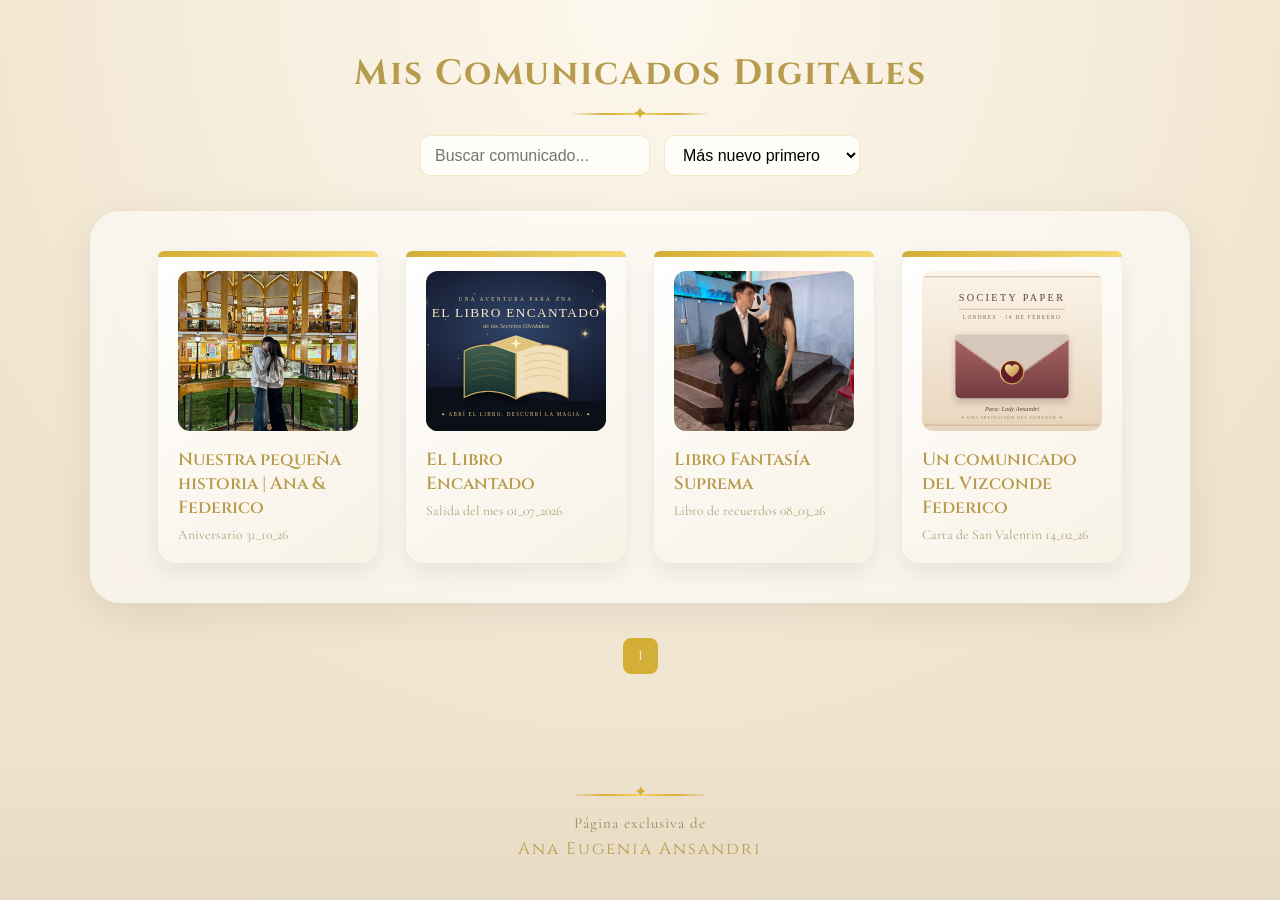
<file: index.html>
<!DOCTYPE html>
<html lang="es">
<head>
<meta charset="UTF-8">
<meta name="viewport" content="width=device-width, initial-scale=1.0">
<title>Mis Comunicados Digitales</title>

<link href="https://fonts.googleapis.com/css2?family=Cinzel:wght@400;600;700&family=Cormorant+Garamond:wght@400;500&display=swap" rel="stylesheet">

<style>
*{box-sizing:border-box}

body{
  margin:0;
  min-height:100vh;
  font-family:'Cormorant Garamond',serif;
  background: radial-gradient(circle at top, #fdf8ee 0%, #efe3cc 70%);
  display:flex;
  flex-direction:column;
  align-items:center;
  color:#2b2b2b;
}

/* HEADER */

h1{
  font-family:'Cinzel',serif;
  font-size:2.2rem;
  margin:50px 0 20px 0;
  color:#b89c4e;
  letter-spacing:2px;
  text-align:center;
  position:relative;
}

h1::after{
  content:"";
  display:block;
  width:140px;
  height:2px;
  margin:16px auto 0 auto;
  background:linear-gradient(90deg, transparent, #d4af37, #f5d76e, #d4af37, transparent);
  position:relative;
}

h1::before{
  content:"✦";
  z-index: 1;
  position:absolute;
  left:50%;
  transform:translateX(-50%);
  bottom:-10px;
  font-size:1rem;
  color:#d4af37;
}

/* FILTROS */

.filtros{
  display:flex;
  justify-content:center;
  gap:14px;
  flex-wrap:wrap;
  margin-bottom:35px;
  width:100%;
  max-width:900px;
  padding:0 15px;
}

.filtros input,
.filtros select{
  padding:10px 14px;
  border-radius:10px;
  border:1px solid #e7c87a66;
  font-size:1rem;
  background:#fffdf8;
  transition:.2s;
}

.filtros input:focus,
.filtros select:focus{
  outline:none;
  border-color:#d4af37;
  box-shadow:0 0 0 2px #d4af3722;
}

/* CONTENEDOR */

.libros{
  display:flex;
  flex-wrap:wrap;
  gap:28px;
  justify-content:center;
  width:100%;
  max-width:1100px;
  padding:40px;
  background:rgba(255,255,255,0.55);
  backdrop-filter:blur(8px);
  border-radius:30px;
  box-shadow:0 10px 40px rgba(0,0,0,0.08);
}

/* TARJETA */

.libro{
  background:linear-gradient(145deg,#ffffff,#f8f2e6);
  border-radius:18px;
  padding:20px;
  width:220px;
  cursor:pointer;
  position:relative;
  transition:.3s;
  box-shadow:0 8px 22px rgba(0,0,0,0.08);
}

.libro::before{
  content:"";
  position:absolute;
  top:0;
  left:0;
  height:6px;
  width:100%;
  background:linear-gradient(90deg,#d4af37,#f5d76e);
  border-radius:18px 18px 0 0;
}

.libro:hover{
  transform:translateY(-6px);
  box-shadow:0 18px 38px rgba(0,0,0,0.12);
}

.libro img{
  width:100%;
  height:160px;
  object-fit:cover;
  border-radius:12px;
  margin-bottom:12px;
}

.libro-title{
  font-family:'Cinzel',serif;
  font-size:1.1rem;
  color:#b89c4e;
  margin-bottom:6px;
  font-weight:600;
}

.libro-path{
  font-size:.85rem;
  color:#9c8b5e;
  opacity:.8;
  word-break:break-word;
}

.nuevo{
  position:absolute;
  top:12px;
  right:12px;
  background:#d4af37;
  color:#fff;
  font-size:.7rem;
  padding:5px 10px;
  border-radius:20px;
  font-weight:600;
}

/* PAGINACION */

.paginacion{
  margin:35px 0 60px 0;
  display:flex;
  gap:10px;
  flex-wrap:wrap;
  justify-content:center;
}

.paginacion button{
  padding:8px 14px;
  border-radius:8px;
  border:1px solid #d4af37;
  background:white;
  cursor:pointer;
  transition:.2s;
  font-family:'Cinzel',serif;
}

.paginacion button:hover{
  background:#d4af37;
  color:white;
}

.paginacion button.activa{
  background:#d4af37;
  color:white;
}

.paginacion button:disabled{
  opacity:.4;
  cursor:default;
}
.footer{
  margin-top:auto;
  width:100%;
  text-align:center;
  padding:50px 20px 40px 20px;
  position:relative;
  background:linear-gradient(180deg, transparent, rgba(0,0,0,0.04));
}

.footer-ornamento{
  width:140px;
  height:2px;
  margin:0 auto 18px auto;
  background:linear-gradient(90deg, transparent, #d4af37, #f5d76e, #d4af37, transparent);
  position:relative;
}

.footer-ornamento::after{
  content:"✦";
  position:absolute;
  left:50%;
  transform:translateX(-50%);
  top:-12px;
  font-size:1rem;
  color:#d4af37;
}

.footer-texto{
  font-family:'Cormorant Garamond',serif;
  font-size:.95rem;
  letter-spacing:1px;
  color:#9c8b5e;
}

.footer-texto span{
  display:block;
  margin-top:6px;
  font-family:'Cinzel',serif;
  font-size:1.05rem;
  letter-spacing:2px;
  color:#b89c4e;
}
</style>
</head>

<body>

<h1>Mis Comunicados Digitales</h1>

<div class="filtros">
  <input id="busqueda" type="text" placeholder="Buscar comunicado...">
  <select id="ordenar">
    <option value="fecha-desc">Más nuevo primero</option>
    <option value="fecha-asc">Más antiguo primero</option>
    <option value="nombre-asc">Nombre A-Z</option>
    <option value="nombre-desc">Nombre Z-A</option>
  </select>
</div>

<div class="libros" id="libros"></div>
<div class="paginacion" id="paginacion"></div>

<footer class="footer">
  <div class="footer-ornamento"></div>
  <div class="footer-texto">
    Página exclusiva de<br>
    <span>Ana Eugenia Ansandri</span>
  </div>
</footer>
<script>
const librosPorPagina = 4;
let paginaActual = 1;

const carpetas = [
  { path: 'Carta de San Valentin 14_02_26', fecha: '14_02_26', portada: 'Carta de San Valentin 14_02_26/portada.svg' },
  { path: 'Libro de recuerdos 08_03_26', fecha: '08_03_26', portada: 'Libro de recuerdos 08_03_26/Multimedia/graduacion.jpeg' },
  { path: 'Salida del mes 01_07_2026', fecha: '31_07_26', portada: 'Salida del mes 01_07_2026/portada.svg' },
  { path: 'Aniversario 31_10_26', fecha: '31_10_26' }
];

function fechasCercanas(){
  const hoy=new Date();
  const fechas=[];
  for(let i=-1;i<=1;i++){
    const f=new Date(hoy);
    f.setDate(hoy.getDate()+i);
    let d=f.getDate().toString().padStart(2,'0');
    let m=(f.getMonth()+1).toString().padStart(2,'0');
    let a=f.getFullYear().toString().slice(-2);
    fechas.push(`${d}_${m}_${a}`);
  }
  return fechas;
}

async function getTituloDeIndex(ruta){
  try{
    const resp=await fetch(ruta);
    const html=await resp.text();
    const match=html.match(/<title>(.*?)<\/title>/i);
    return match?match[1]:'Sin título';
  }catch{return 'Sin título'}
}

let carpetasConTitulo=[];

async function cargarTitulos(){
  carpetasConTitulo=[];
  for(const carpeta of carpetas){
    const indexPath=`${carpeta.path}/index.html`;
    const titulo=await getTituloDeIndex(indexPath);
    carpetasConTitulo.push({...carpeta,titulo});
  }
}

function obtenerListaFiltrada(){
  let filtro=document.getElementById('busqueda').value.toLowerCase();
  let orden=document.getElementById('ordenar').value;
  const hoy=new Date();
  hoy.setHours(0,0,0,0);

  // Función para convertir 'dd_mm_aa' a Date
  function fechaStrADate(str){
    const [d,m,a]=str.split('_');
    // Asume años 2000+
    return new Date(2000+parseInt(a),parseInt(m)-1,parseInt(d));
  }

  let lista=carpetasConTitulo.filter(c=>{
    const coincideBusqueda = c.path.toLowerCase().includes(filtro) || c.titulo.toLowerCase().includes(filtro);
    const fechaComunicado = fechaStrADate(c.fecha);
    // Mostrar si la fecha del comunicado es menor o igual a hoy
    const esPasadoOHoy = fechaComunicado <= hoy;
    return coincideBusqueda && esPasadoOHoy;
  });

  lista.sort((a,b)=>{
    const fechaA = fechaStrADate(a.fecha);
    const fechaB = fechaStrADate(b.fecha);
    // Priorizar el comunicado del día
    if(fechaA.getTime()===hoy.getTime() && fechaB.getTime()!==hoy.getTime()) return -1;
    if(fechaB.getTime()===hoy.getTime() && fechaA.getTime()!==hoy.getTime()) return 1;

    // Luego aplicar orden seleccionado
    if(orden==='fecha-desc') return fechaB-fechaA;
    if(orden==='fecha-asc') return fechaA-fechaB;
    if(orden==='nombre-asc') return a.path.localeCompare(b.path);
    if(orden==='nombre-desc') return b.path.localeCompare(a.path);
    return 0;
  });

  return lista;
}

function renderLibros(){
  const cont=document.getElementById('libros');
  cont.innerHTML='';
  const hoy=new Date();
  let d=hoy.getDate().toString().padStart(2,'0');
  let m=(hoy.getMonth()+1).toString().padStart(2,'0');
  let a=hoy.getFullYear().toString().slice(-2);
  const fechaHoy=`${d}_${m}_${a}`;

  const lista=obtenerListaFiltrada();
  const inicio=(paginaActual-1)*librosPorPagina;
  const fin=inicio+librosPorPagina;
  const pagina=lista.slice(inicio,fin);

  for(const carpeta of pagina){
    const indexPath=`${carpeta.path}/index.html`;
    let etiqueta = '';
    if(carpeta.fecha === fechaHoy){
      etiqueta = '<div class="nuevo">LANZAMIENTO</div>';
    }
    // Si quieres mantener la etiqueta NUEVO para comunicados recientes, puedes agregar lógica aquí

    const div=document.createElement('div');
    div.className='libro';
    div.onclick=()=>window.location.href=indexPath;

    div.innerHTML=`
      <img src="${carpeta.portada || `${carpeta.path}/portada.jpg`}"
           onerror="this.src='https://picsum.photos/300/200?grayscale'">
      <div class="libro-title">${carpeta.titulo}</div>
      <div class="libro-path">${carpeta.path}</div>
      ${etiqueta}
    `;

    cont.appendChild(div);
  }

  renderPaginacion(lista.length);
}

function renderPaginacion(total){
  const cont=document.getElementById('paginacion');
  cont.innerHTML='';

  const totalPaginas=Math.ceil(total/librosPorPagina);

  for(let i=1;i<=totalPaginas;i++){
    const btn=document.createElement('button');
    btn.textContent=i;
    if(i===paginaActual) btn.classList.add('activa');
    btn.onclick=()=>{
      paginaActual=i;
      renderLibros();
      window.scrollTo({top:0,behavior:'smooth'});
    };
    cont.appendChild(btn);
  }
}

async function init(){
  await cargarTitulos();
  renderLibros();
}

document.getElementById('busqueda').addEventListener('input',()=>{
  paginaActual=1;
  renderLibros();
});

document.getElementById('ordenar').addEventListener('change',()=>{
  paginaActual=1;
  renderLibros();
});

init();
</script>

</body>
</html>
</file>
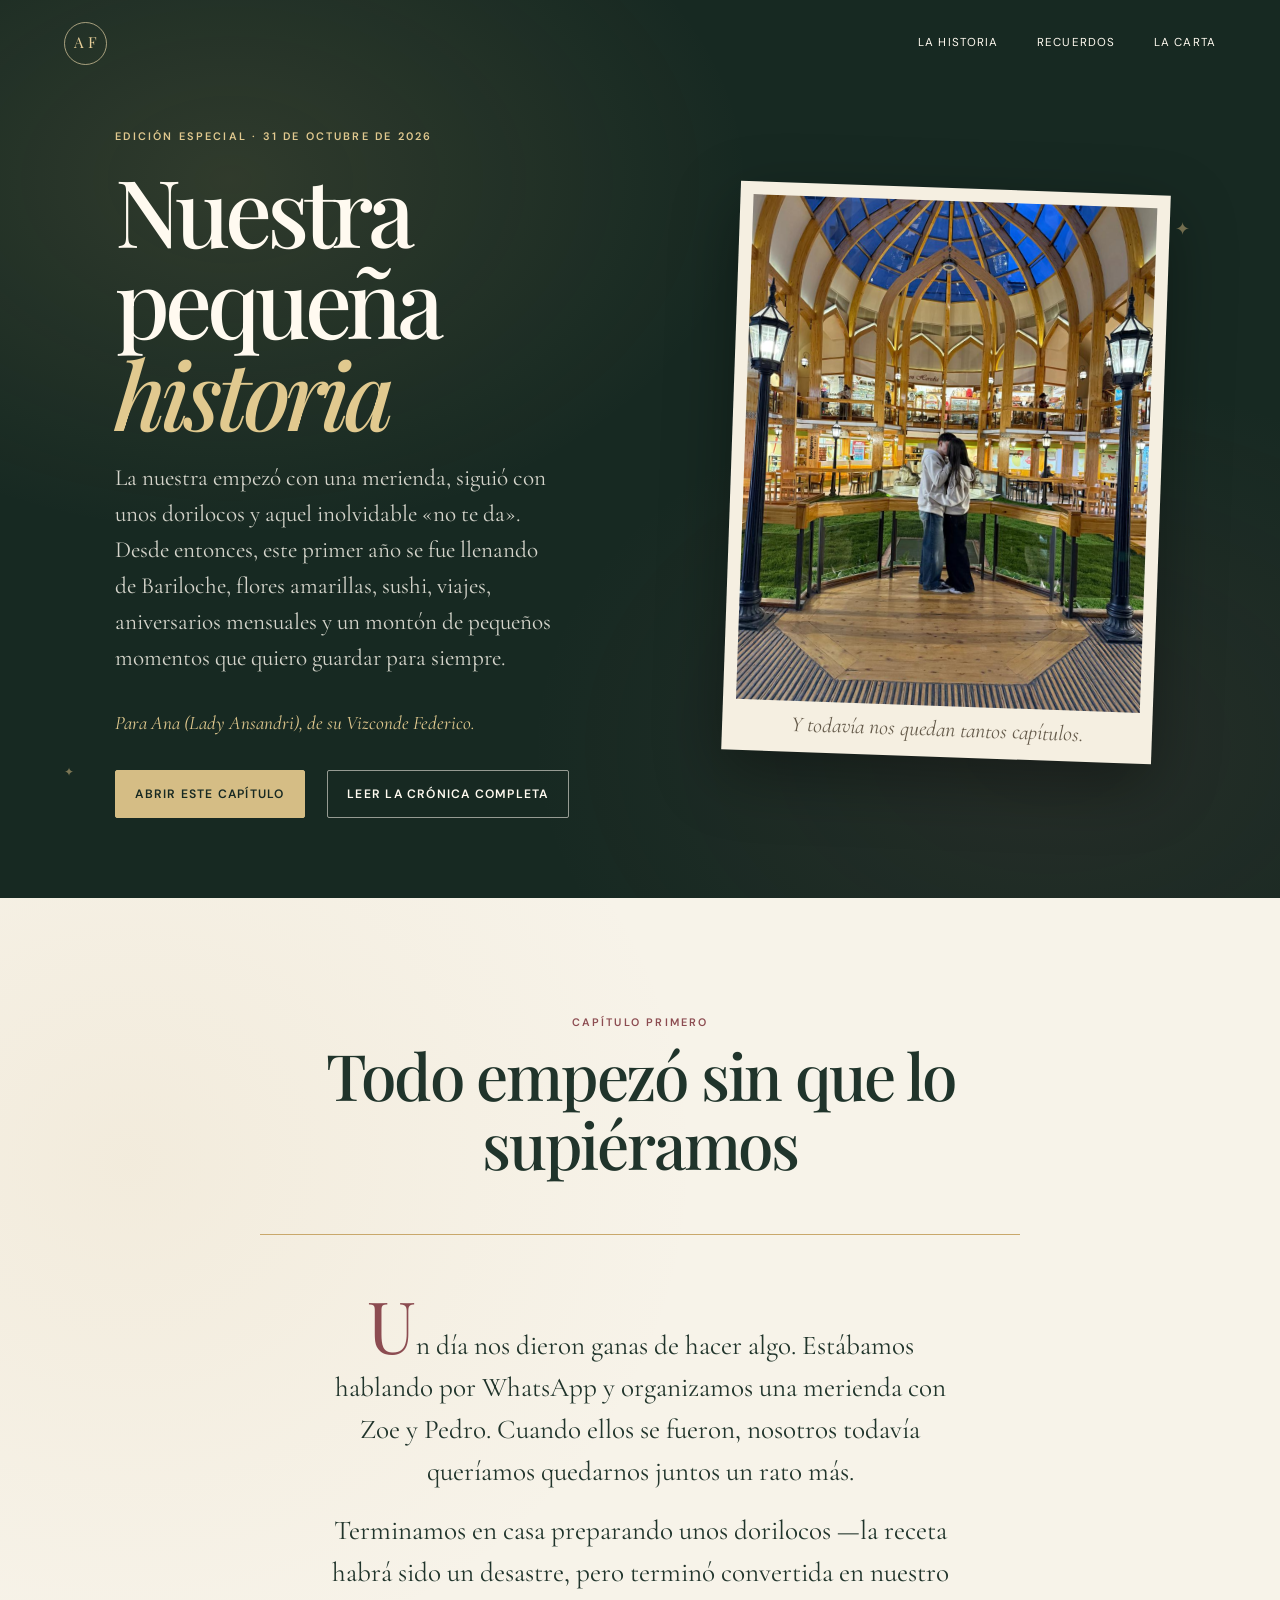
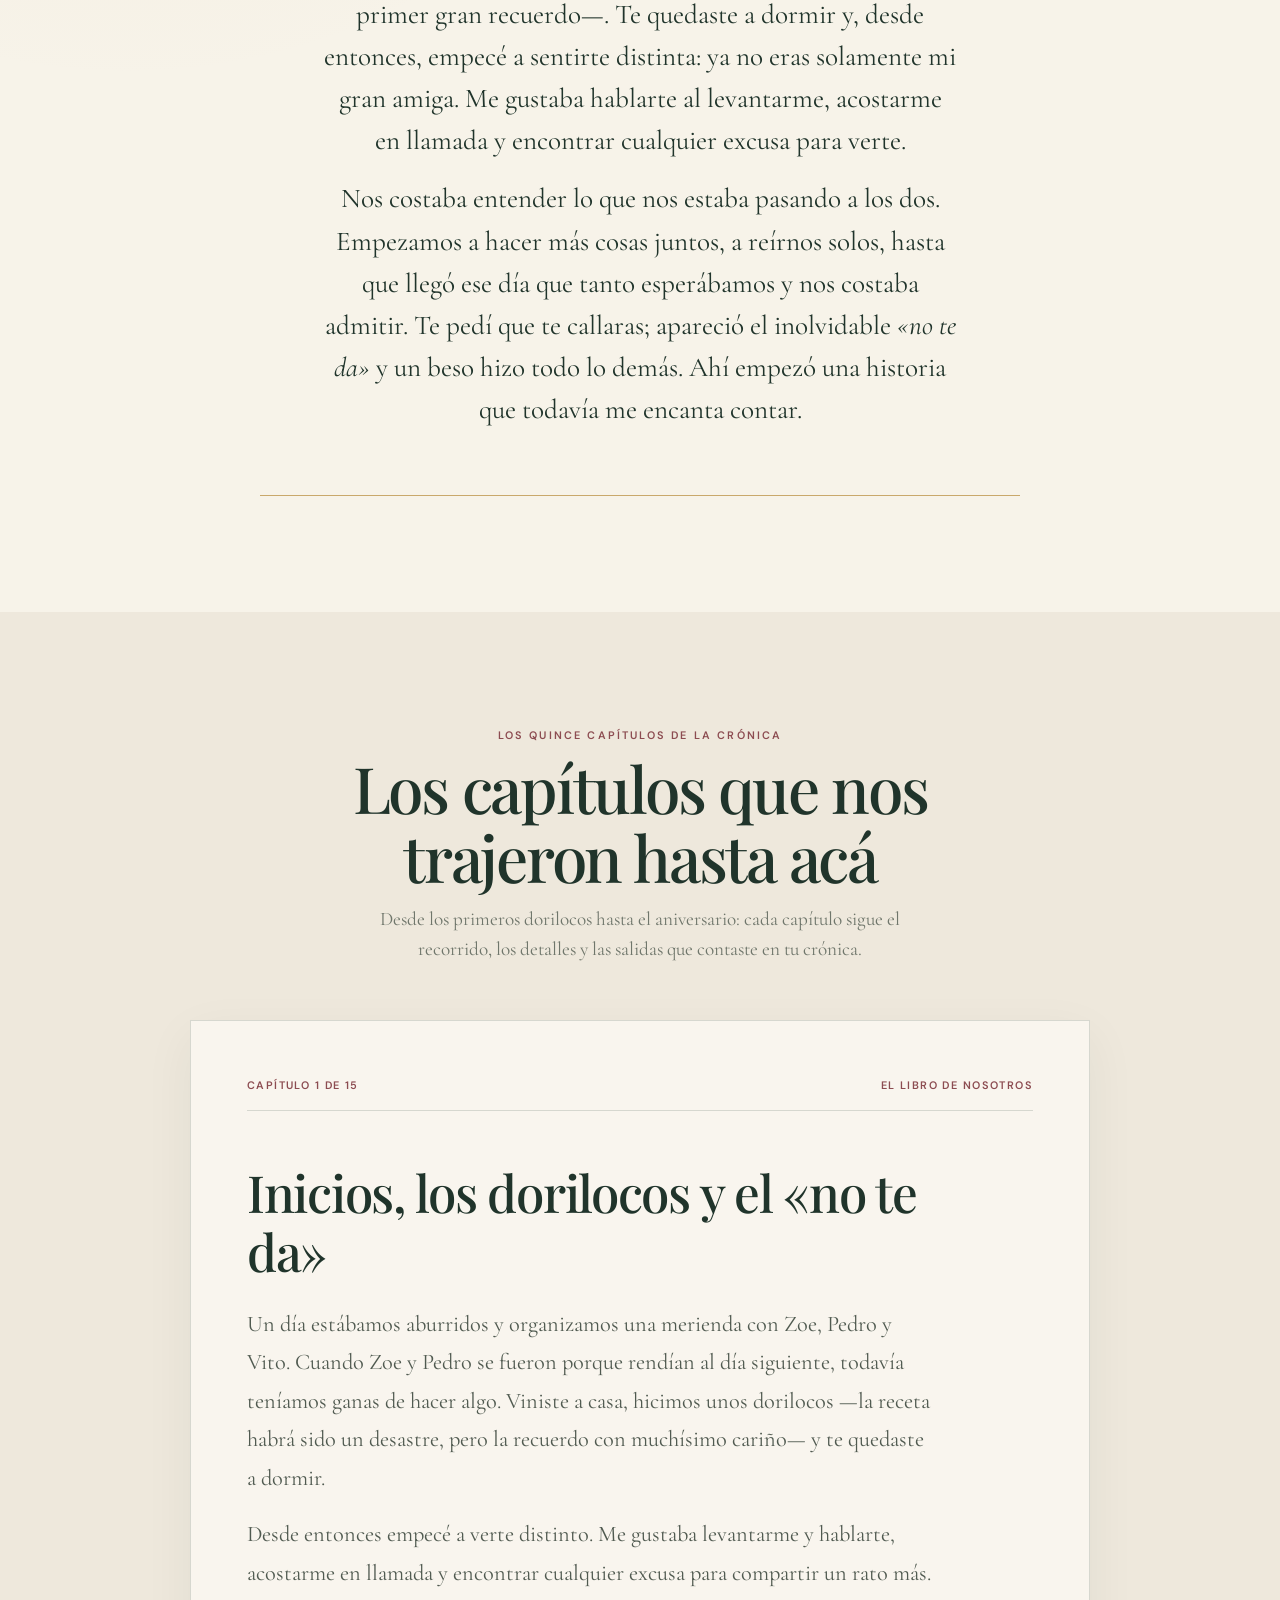
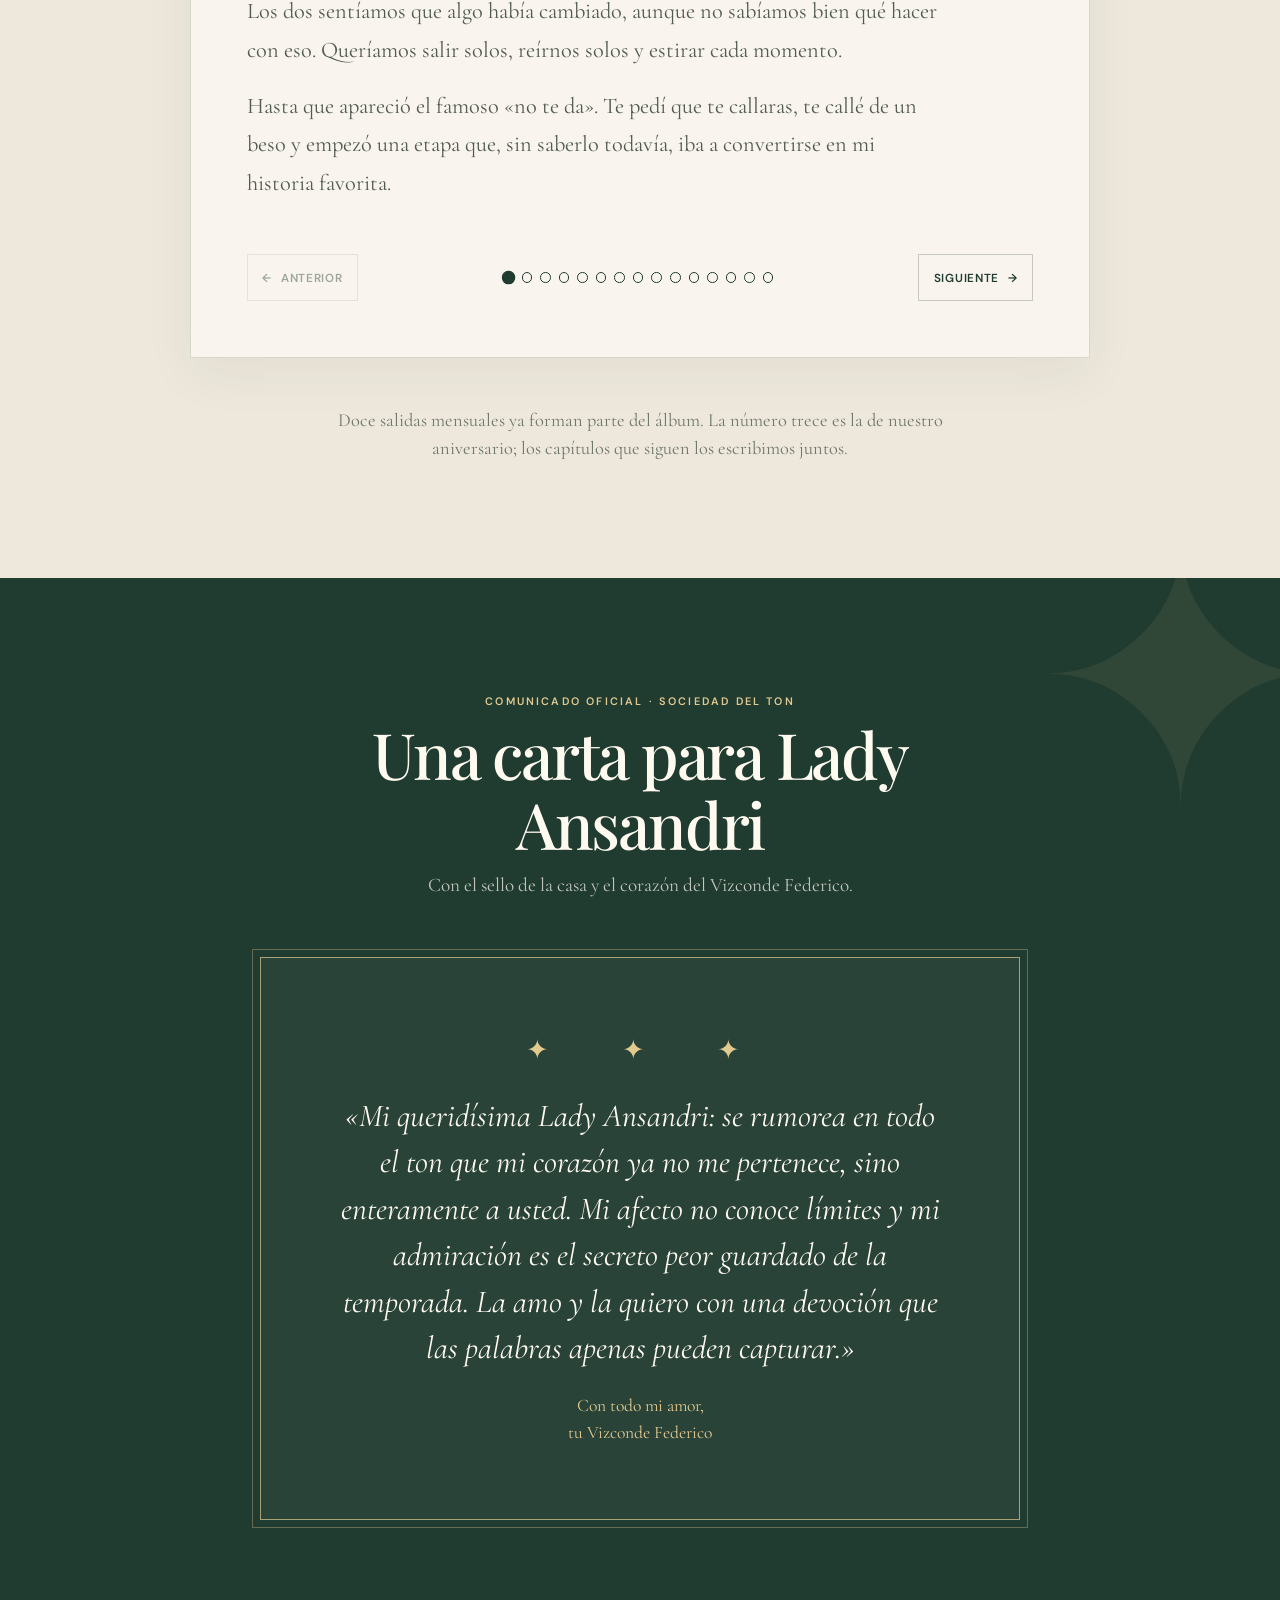
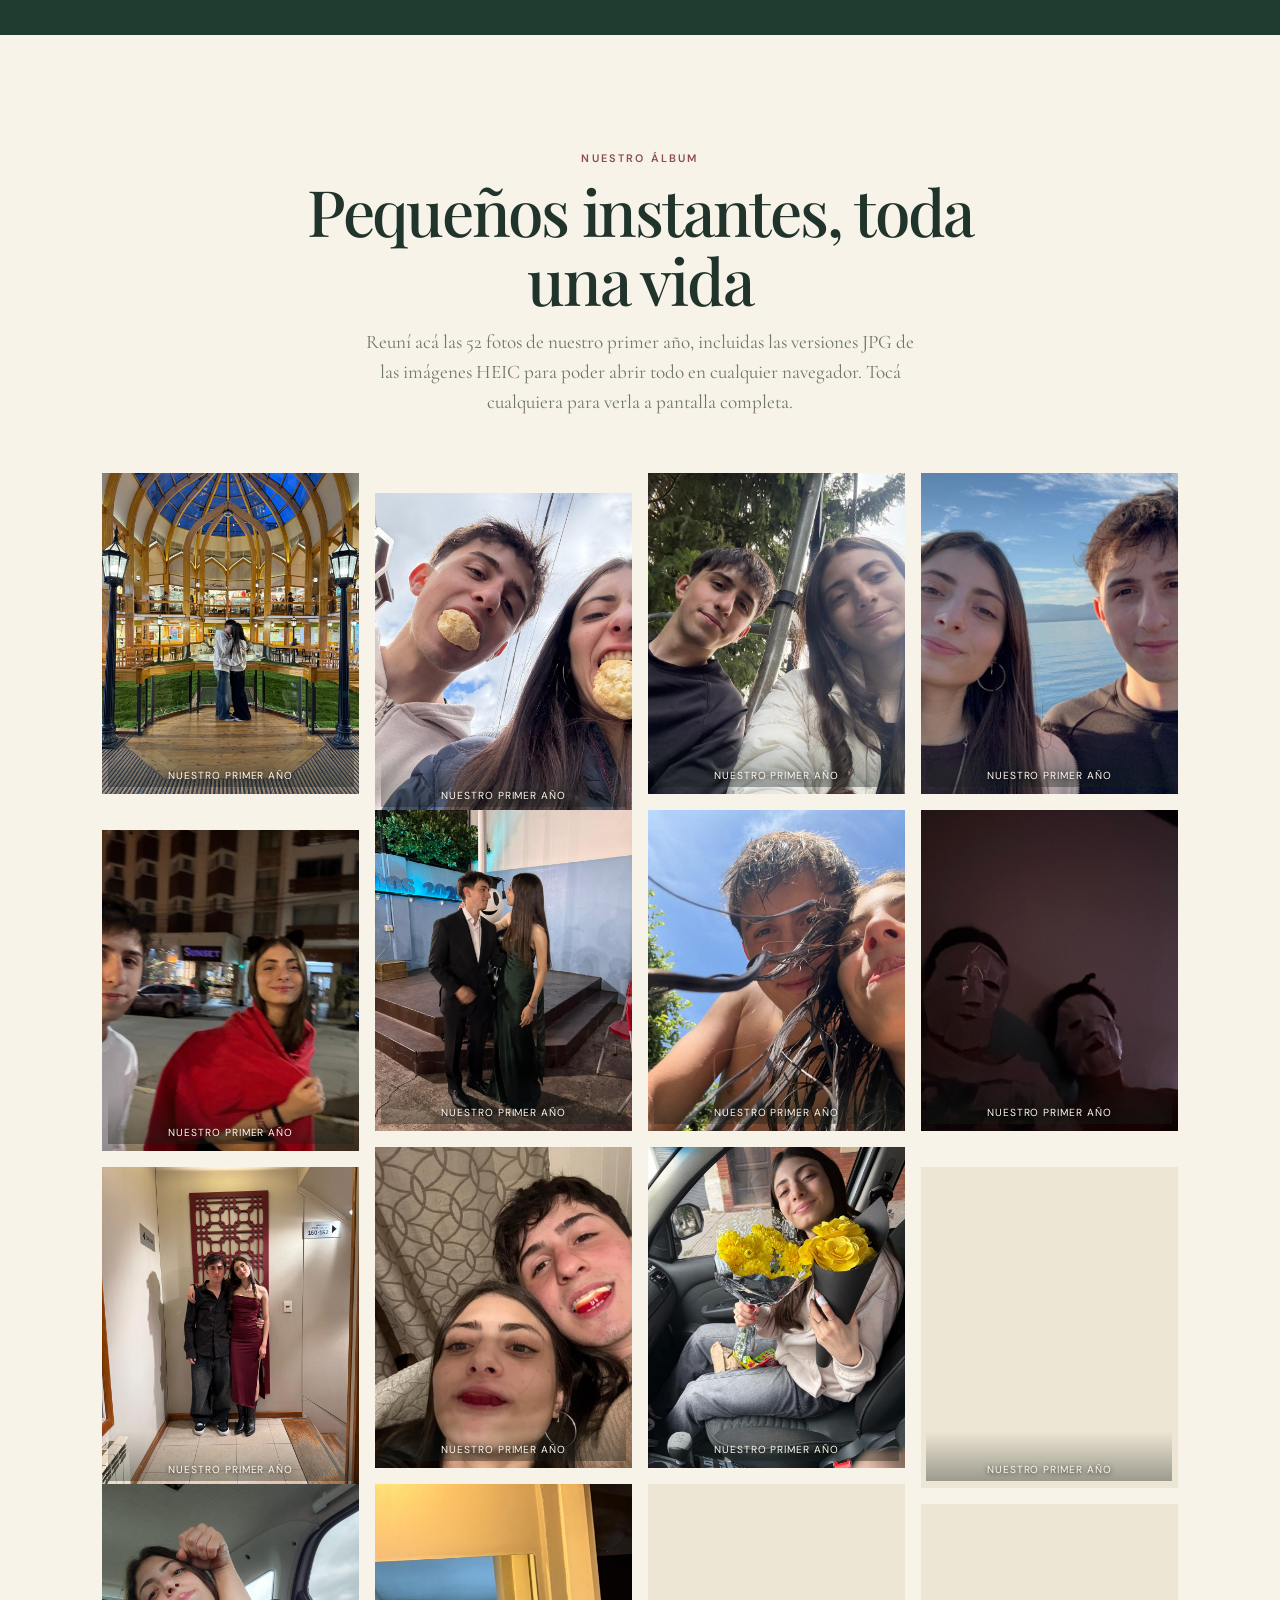
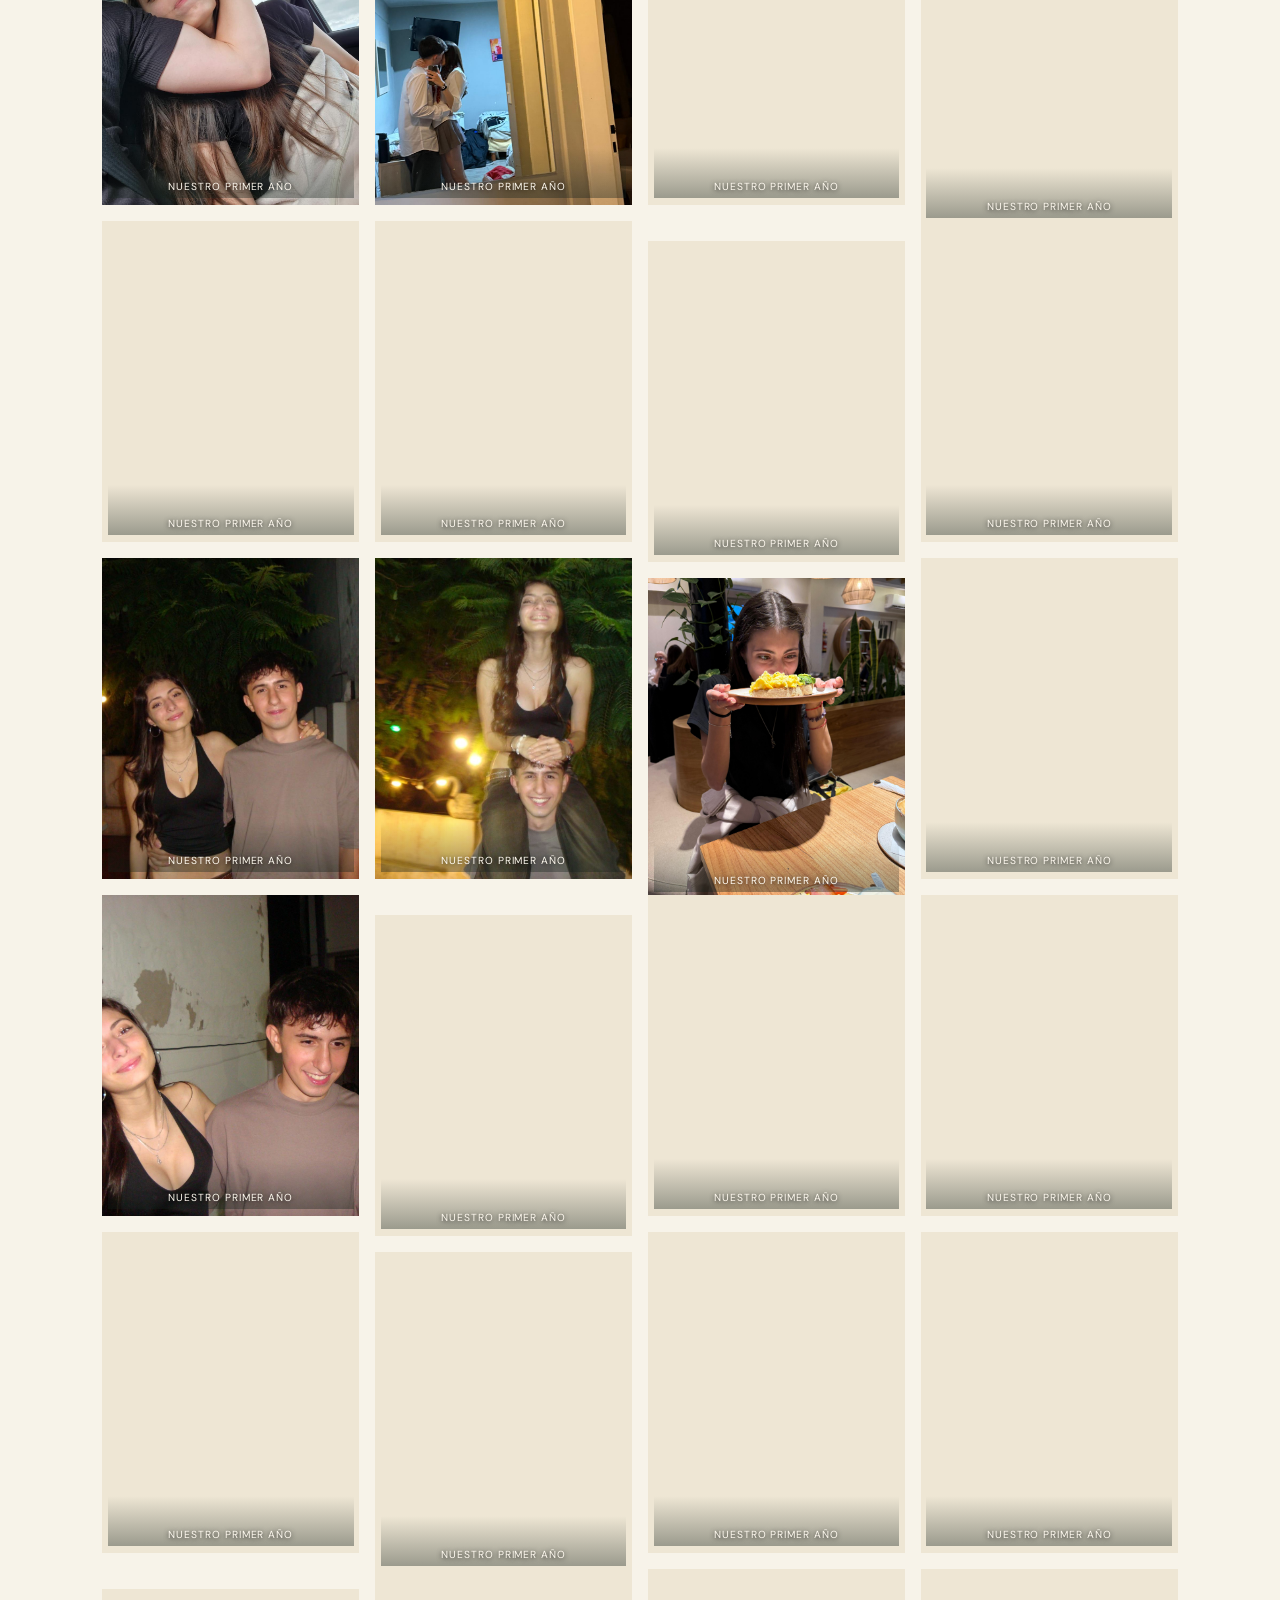
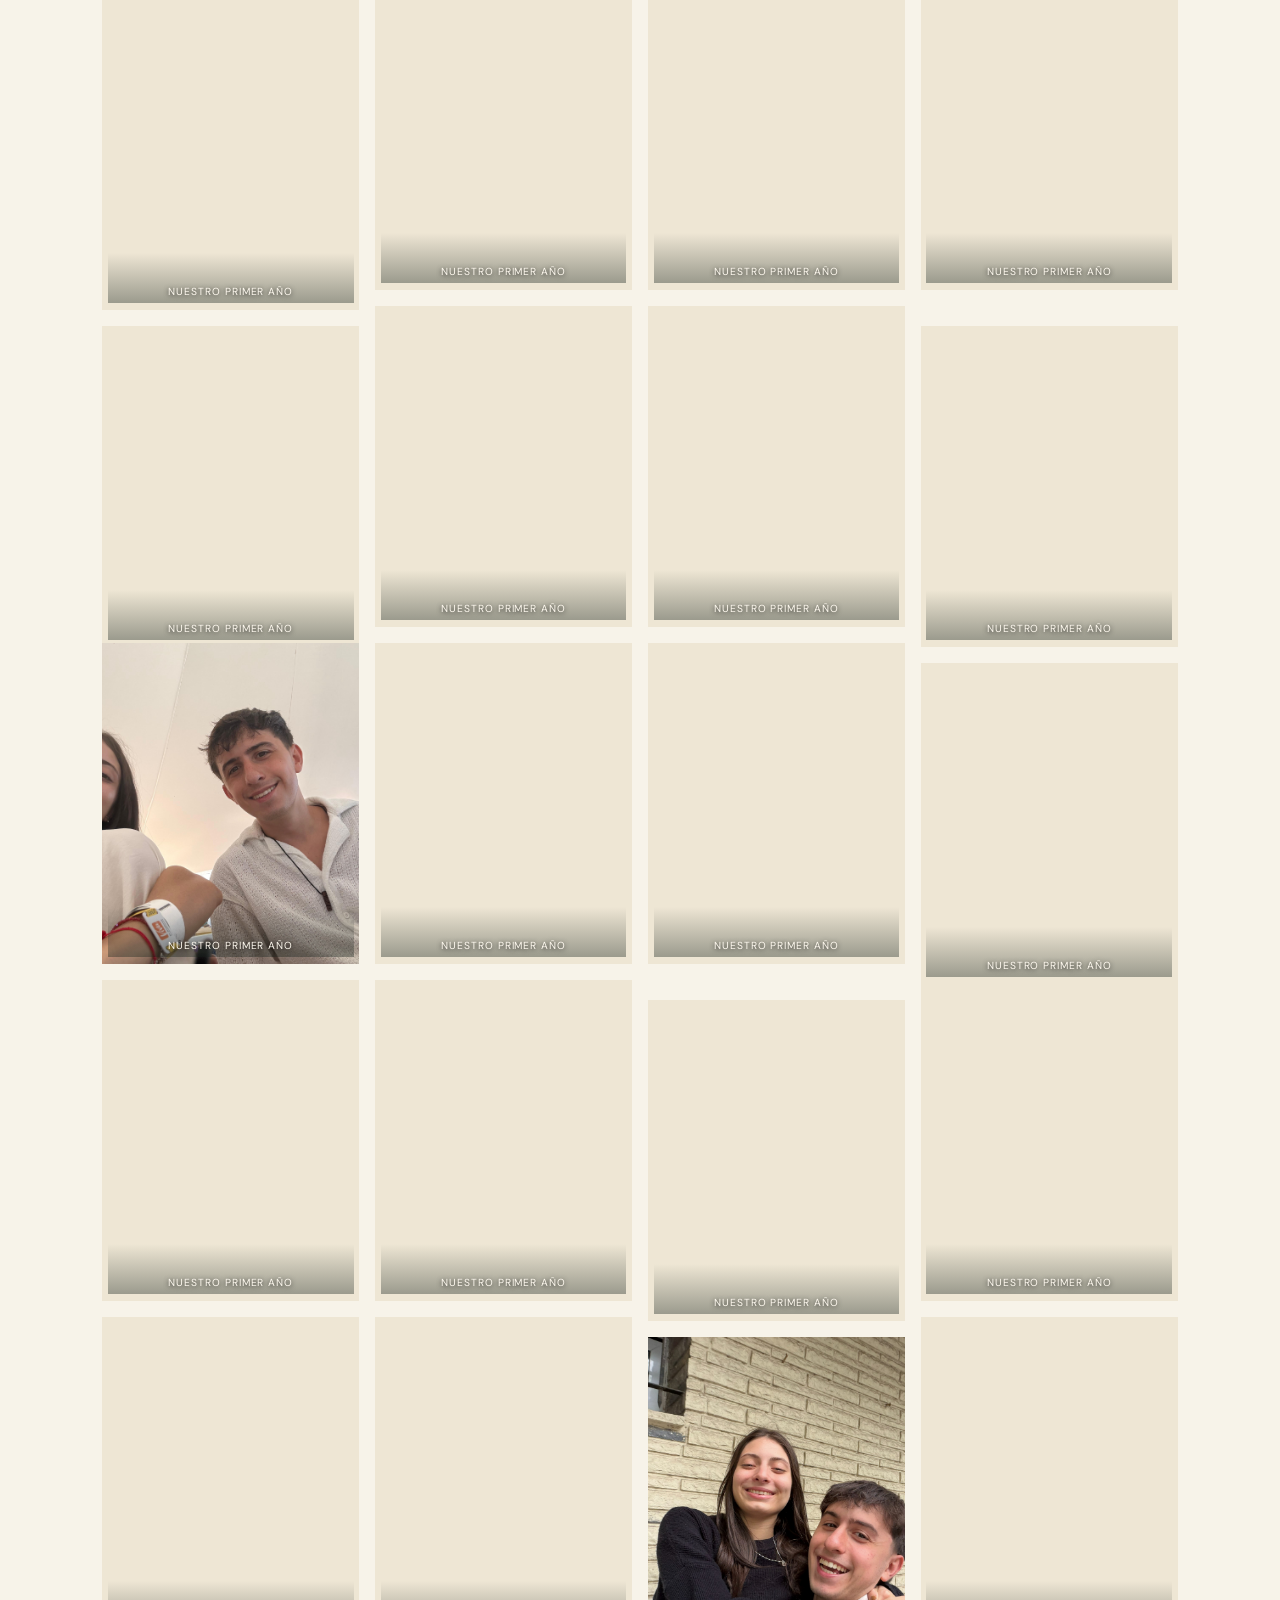
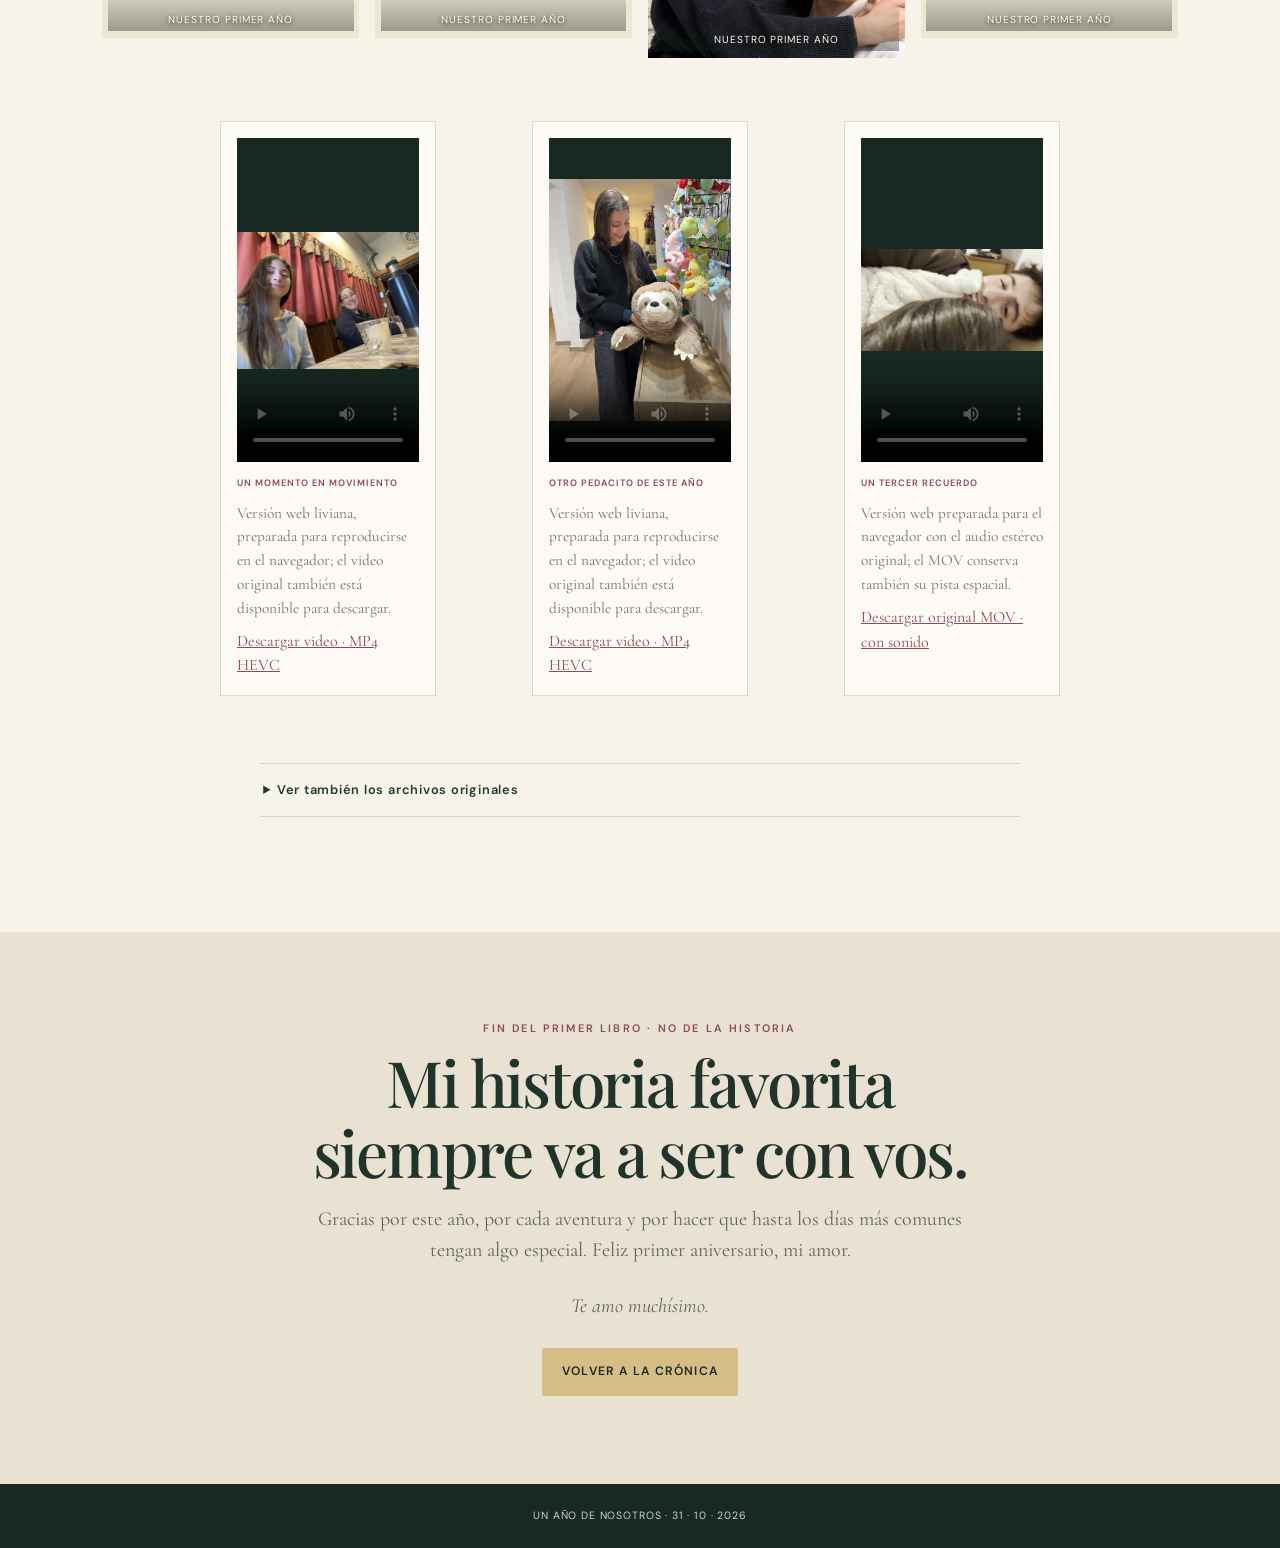
<file: Aniversario 31_10_26/index.html>
<!doctype html>
<html lang="es">
<head>
  <meta charset="utf-8">
  <meta name="viewport" content="width=device-width, initial-scale=1">
  <meta name="theme-color" content="#172922">
  <meta name="description" content="Un libro de recuerdos para celebrar el primer año de Ana y Federico.">
  <title>Nuestra pequeña historia | Ana &amp; Federico</title>
  <link rel="preconnect" href="https://fonts.googleapis.com">
  <link rel="preconnect" href="https://fonts.gstatic.com" crossorigin>
  <link href="https://fonts.googleapis.com/css2?family=Cormorant+Garamond:wght@400;500;600;700&family=DM+Sans:wght@400;500;600&family=Playfair+Display:ital,wght@0,500;0,600;0,700;1,500&display=swap" rel="stylesheet">
  <style>
    :root {
      color-scheme: light;
      --ink: #20342b;
      --muted: #6f766b;
      --paper: #f7f3e9;
      --paper-deep: #eee6d4;
      --green: #203b30;
      --green-dark: #172922;
      --gold: #c9a86b;
      --wine: #8c4c51;
      --line: rgba(32, 59, 48, .16);
      --serif: "Cormorant Garamond", Georgia, serif;
      --display: "Playfair Display", Georgia, serif;
      --sans: "DM Sans", Arial, sans-serif;
    }

    * { box-sizing: border-box; }

    html { scroll-behavior: smooth; }

    body {
      margin: 0;
      color: var(--ink);
      background: var(--paper);
      font-family: var(--serif);
      font-size: 19px;
      line-height: 1.55;
    }

    a { color: inherit; }

    a:focus-visible,
    button:focus-visible,
    summary:focus-visible {
      outline: 3px solid var(--gold);
      outline-offset: 4px;
    }

    .eyebrow {
      margin: 0;
      color: var(--wine);
      font-family: var(--sans);
      font-size: .68rem;
      font-weight: 600;
      letter-spacing: .2em;
      line-height: 1.6;
      text-transform: uppercase;
    }

    .site-header {
      position: absolute;
      z-index: 2;
      top: 0;
      left: 0;
      display: flex;
      width: 100%;
      align-items: center;
      justify-content: space-between;
      padding: 1.35rem clamp(1.25rem, 5vw, 5rem);
      color: #fffaf0;
    }

    .monogram {
      display: inline-flex;
      width: 2.7rem;
      height: 2.7rem;
      align-items: center;
      justify-content: center;
      border: 1px solid rgba(239, 218, 172, .65);
      border-radius: 50%;
      color: #e8cf99;
      font-family: var(--display);
      font-size: .95rem;
      text-decoration: none;
    }

    .site-nav {
      display: flex;
      gap: clamp(1rem, 3vw, 2.5rem);
      font-family: var(--sans);
      font-size: .72rem;
      letter-spacing: .1em;
      text-transform: uppercase;
    }

    .site-nav a {
      text-decoration: none;
      text-underline-offset: .35rem;
    }

    .site-nav a:hover { text-decoration: underline; }

    .hero {
      position: relative;
      display: grid;
      min-height: min(810px, 100svh);
      grid-template-columns: minmax(0, 1fr) minmax(280px, .82fr);
      align-items: center;
      gap: clamp(2rem, 6vw, 6rem);
      overflow: hidden;
      padding: 8rem clamp(1.5rem, 9vw, 9rem) 5rem;
      background:
        radial-gradient(ellipse at 18% 20%, rgba(201, 168, 107, .14), transparent 35%),
        radial-gradient(ellipse at 82% 83%, rgba(140, 76, 81, .13), transparent 35%),
        var(--green-dark);
      color: #fffaf0;
    }

    .hero::before,
    .hero::after {
      position: absolute;
      z-index: 0;
      color: rgba(226, 196, 135, .5);
      content: "✦";
      pointer-events: none;
    }

    .hero::before {
      top: 24%;
      right: 7%;
      font-size: 1.1rem;
    }

    .hero::after {
      bottom: 13%;
      left: 5%;
      font-size: .75rem;
    }

    .hero-copy,
    .hero-photo { position: relative; z-index: 1; }

    .hero .eyebrow { color: #e1c98f; }

    .hero h1 {
      max-width: 700px;
      margin: 1.15rem 0 1rem;
      font-family: var(--display);
      font-size: clamp(3.35rem, 7.3vw, 7rem);
      font-weight: 500;
      letter-spacing: -.055em;
      line-height: .98;
    }

    .hero h1 em {
      color: #e1c98f;
      font-weight: 500;
    }

    .hero-intro {
      max-width: 440px;
      margin: 1.4rem 0 2rem;
      color: rgba(255, 250, 240, .82);
      font-size: clamp(1.18rem, 2vw, 1.45rem);
    }

    .dedication {
      margin: 0 0 2rem;
      color: #e1c98f;
      font-size: 1.2rem;
      font-style: italic;
    }

    .hero-actions {
      display: flex;
      flex-wrap: wrap;
      align-items: center;
      gap: 1rem 1.4rem;
    }

    .button {
      display: inline-flex;
      min-height: 3rem;
      align-items: center;
      justify-content: center;
      padding: .72rem 1.2rem;
      border: 1px solid #d5bd85;
      border-radius: 2px;
      background: #d5bd85;
      color: var(--green-dark);
      font-family: var(--sans);
      font-size: .76rem;
      font-weight: 600;
      letter-spacing: .1em;
      text-decoration: none;
      text-transform: uppercase;
      transition: background .2s ease, color .2s ease, transform .2s ease;
    }

    .button:hover { transform: translateY(-2px); }

    .button--quiet {
      border-color: rgba(255, 250, 240, .55);
      background: transparent;
      color: #fffaf0;
    }

    .button--quiet:hover { background: rgba(255, 250, 240, .1); }

    .hero-photo {
      width: min(100%, 430px);
      justify-self: center;
      margin: 0;
      padding: .8rem .8rem 3.2rem;
      background: #f5efe1;
      box-shadow: 0 22px 65px rgba(0, 0, 0, .35);
      transform: rotate(2deg);
    }

    .hero-photo img {
      display: block;
      width: 100%;
      aspect-ratio: 4 / 5;
      object-fit: cover;
      object-position: center 45%;
    }

    .hero-photo figcaption {
      position: absolute;
      right: .8rem;
      bottom: .7rem;
      left: .8rem;
      color: #655b4b;
      font-size: 1.35rem;
      font-style: italic;
      text-align: center;
    }

    .section {
      padding: clamp(4.5rem, 9vw, 8rem) clamp(1.35rem, 8vw, 8rem);
    }

    .section-heading {
      max-width: 680px;
      margin: 0 auto 3.5rem;
      text-align: center;
    }

    .section-heading h2 {
      margin: .55rem 0 .85rem;
      font-family: var(--display);
      font-size: clamp(2.4rem, 5vw, 4.35rem);
      font-weight: 500;
      letter-spacing: -.035em;
      line-height: 1.08;
    }

    .section-heading p:last-child {
      max-width: 550px;
      margin: 0 auto;
      color: var(--muted);
      font-size: 1.2rem;
    }

    .opening {
      background:
        radial-gradient(ellipse at 10% 20%, rgba(201, 168, 107, .1), transparent 35%),
        var(--paper);
    }

    .opening-copy {
      max-width: 760px;
      margin: 0 auto;
      padding: clamp(1.8rem, 5vw, 4rem);
      border-top: 1px solid var(--gold);
      border-bottom: 1px solid var(--gold);
      text-align: center;
    }

    .opening-copy p {
      margin: 0 0 1rem;
      font-size: clamp(1.25rem, 2.2vw, 1.7rem);
    }

    .opening-copy p:last-child { margin-bottom: 0; }

    .opening-copy .first-letter {
      color: var(--wine);
      font-family: var(--display);
      font-size: 4.5rem;
      line-height: .7;
    }

    .story { background: #eee8dc; }

    .chapter-carousel {
      max-width: 900px;
      margin: 0 auto;
      padding: clamp(1.5rem, 5vw, 3.5rem);
      border: 1px solid var(--line);
      background: rgba(255, 253, 248, .68);
      box-shadow: 0 16px 48px rgba(32, 52, 43, .06);
    }

    .chapter-topline {
      display: flex;
      align-items: center;
      justify-content: space-between;
      gap: 1rem;
      padding-bottom: 1rem;
      border-bottom: 1px solid var(--line);
      color: var(--wine);
      font-family: var(--sans);
      font-size: .68rem;
      font-weight: 600;
      letter-spacing: .13em;
      text-transform: uppercase;
    }

    .chapter-slide {
      min-height: 330px;
      padding: clamp(1.75rem, 5vw, 3.25rem) 0;
    }

    .chapter-slide h3 {
      max-width: 700px;
      margin: 0 0 1.5rem;
      font-family: var(--display);
      font-size: clamp(2rem, 4vw, 3.2rem);
      font-weight: 500;
      letter-spacing: -.025em;
      line-height: 1.15;
    }

    .chapter-copy {
      max-width: 690px;
      color: #505a50;
      font-size: clamp(1.18rem, 2vw, 1.4rem);
      line-height: 1.72;
    }

    .chapter-copy p { margin: 0 0 1.1rem; }
    .chapter-copy p:last-child { margin-bottom: 0; }

    .chapter-navigation {
      display: flex;
      align-items: center;
      justify-content: space-between;
      gap: .75rem;
    }

    .chapter-button {
      display: inline-flex;
      min-height: 2.9rem;
      align-items: center;
      justify-content: center;
      gap: .55rem;
      padding: .6rem .9rem;
      border: 1px solid rgba(32, 59, 48, .24);
      background: transparent;
      color: var(--green);
      cursor: pointer;
      font-family: var(--sans);
      font-size: .73rem;
      font-weight: 600;
      letter-spacing: .06em;
      text-transform: uppercase;
      transition: background .2s ease, color .2s ease;
    }

    .chapter-button:hover:not(:disabled) {
      background: var(--green);
      color: #fffaf0;
    }

    .chapter-button:disabled {
      opacity: .42;
      cursor: not-allowed;
    }

    .chapter-dots {
      display: flex;
      max-width: 52%;
      flex-wrap: wrap;
      align-items: center;
      justify-content: center;
      gap: .5rem;
    }

    .chapter-dot {
      width: .66rem;
      height: .66rem;
      padding: 0;
      border: 1px solid var(--green);
      border-radius: 50%;
      background: transparent;
      cursor: pointer;
      transition: background .2s ease, transform .2s ease;
    }

    .chapter-dot[aria-current="step"] {
      background: var(--green);
      transform: scale(1.22);
    }

    .chapter-sr-status {
      position: absolute;
      width: 1px;
      height: 1px;
      overflow: hidden;
      clip: rect(0, 0, 0, 0);
      white-space: nowrap;
      clip-path: inset(50%);
    }

    .season-note {
      max-width: 680px;
      margin: 3rem auto 0;
      color: var(--muted);
      font-size: 1.15rem;
      text-align: center;
    }

    .society {
      position: relative;
      overflow: hidden;
      background: var(--green);
      color: #fffaf0;
    }

    .society::before {
      position: absolute;
      top: -4rem;
      right: -3rem;
      color: rgba(225, 201, 143, .08);
      content: "✦";
      font-size: 22rem;
      line-height: 1;
    }

    .society .section-heading,
    .society-letter { position: relative; z-index: 1; }

    .society .eyebrow { color: #e1c98f; }

    .society .section-heading p:last-child {
      color: rgba(255, 250, 240, .73);
    }

    .society-letter {
      max-width: 760px;
      margin: 0 auto;
      padding: clamp(2rem, 6vw, 4.5rem);
      border: 1px solid rgba(225, 201, 143, .7);
      outline: 1px solid rgba(225, 201, 143, .35);
      outline-offset: 7px;
      background: rgba(255, 250, 240, .04);
      text-align: center;
    }

    .society-letter .letter-mark {
      color: #e1c98f;
      font-size: 1.7rem;
      letter-spacing: .5em;
    }

    .society-letter blockquote {
      margin: 1.3rem 0;
      font-size: clamp(1.35rem, 2.7vw, 2rem);
      font-style: italic;
      line-height: 1.45;
    }

    .society-letter p {
      margin: 0;
      color: #e1c98f;
      font-size: 1.1rem;
    }

    .gallery { background: var(--paper); }

    .photo-grid {
      display: grid;
      max-width: 1200px;
      grid-template-columns: repeat(4, minmax(0, 1fr));
      gap: 1rem;
      margin: 0 auto;
    }

    .photo-card {
      position: relative;
      overflow: hidden;
      padding: 0;
      border: 0;
      background: var(--paper-deep);
      cursor: zoom-in;
      text-align: left;
    }

    .photo-card:nth-child(7n + 2),
    .photo-card:nth-child(7n + 5) { transform: translateY(1.25rem); }

    .photo-card img {
      display: block;
      width: 100%;
      aspect-ratio: 4 / 5;
      object-fit: cover;
      transition: transform .45s ease, filter .45s ease;
    }

    .photo-card:hover img {
      filter: saturate(1.08);
      transform: scale(1.04);
    }

    .photo-card span {
      position: absolute;
      right: .35rem;
      bottom: .45rem;
      left: .35rem;
      padding: 2rem .4rem .3rem;
      background: linear-gradient(transparent, rgba(20, 32, 26, .38));
      color: #fffaf0;
      font-family: var(--sans);
      font-size: .64rem;
      letter-spacing: .09em;
      line-height: 1.3;
      text-align: center;
      text-shadow: 0 1px 5px rgba(0, 0, 0, .8);
      text-transform: uppercase;
      pointer-events: none;
    }

    .photo-card:focus-visible { z-index: 1; }

    .motion-memories {
      display: grid;
      max-width: 920px;
      grid-template-columns: repeat(3, minmax(0, 1fr));
      gap: 1rem;
      margin: 4rem auto 0;
    }

    .video-card {
      min-width: 0;
      padding: 1rem;
      border: 1px solid var(--line);
      background: rgba(255, 253, 248, .72);
    }

    .video-card .eyebrow {
      margin: .85rem 0 .2rem;
      font-size: .58rem;
      letter-spacing: .11em;
    }

    .motion-memories video {
      display: block;
      width: 100%;
      aspect-ratio: 9 / 16;
      max-height: 460px;
      background: #172922;
      object-fit: contain;
    }

    .motion-memories a {
      display: inline-block;
      margin-top: .5rem;
      color: var(--wine);
      font-size: 1rem;
    }

    .video-fallback {
      margin: .7rem 0 0;
      color: var(--muted);
      font-size: .96rem;
    }

    .motion-caption {
      margin: .45rem 0 0;
      color: var(--muted);
      font-size: .95rem;
    }

    .archive-details {
      max-width: 760px;
      margin: 3rem auto 0;
      border-top: 1px solid var(--line);
      border-bottom: 1px solid var(--line);
    }

    .archive-details summary {
      padding: 1rem .2rem;
      color: var(--green);
      cursor: pointer;
      font-family: var(--sans);
      font-size: .8rem;
      font-weight: 600;
      letter-spacing: .06em;
    }

    .archive-details p,
    .archive-details ul {
      color: var(--muted);
      font-size: 1rem;
    }

    .archive-details ul {
      display: flex;
      flex-wrap: wrap;
      gap: .55rem 1.25rem;
      padding-left: 1.2rem;
    }

    .archive-details a { color: var(--wine); }

    .finale {
      padding-top: 5.5rem;
      padding-bottom: 5.5rem;
      background: #e9e1d2;
      text-align: center;
    }

    .finale h2 {
      margin: .6rem 0 1rem;
      font-family: var(--display);
      font-size: clamp(2.4rem, 5vw, 4.5rem);
      font-weight: 500;
      letter-spacing: -.035em;
      line-height: 1.1;
    }

    .finale > p:not(.eyebrow) {
      max-width: 650px;
      margin: 0 auto 1.6rem;
      color: #5f665c;
      font-size: 1.25rem;
    }

    .signature {
      color: var(--wine);
      font-size: 1.55rem;
      font-style: italic;
    }

    .site-footer {
      padding: 1.5rem;
      background: var(--green-dark);
      color: rgba(255, 250, 240, .8);
      font-family: var(--sans);
      font-size: .66rem;
      letter-spacing: .08em;
      text-align: center;
      text-transform: uppercase;
    }

    .lightbox-open { overflow: hidden; }

    #lightbox[open] {
      position: fixed;
      z-index: 20;
      inset: 0;
      display: grid;
      width: 100%;
      height: 100%;
      max-width: none;
      max-height: none;
      grid-template-rows: auto minmax(0, 1fr) auto;
      align-items: center;
      justify-items: center;
      margin: 0;
      padding: clamp(.75rem, 2.5vw, 1.6rem);
      overflow: hidden;
      border: 1px solid rgba(225, 201, 143, .7);
      background: #172922;
      color: #fffaf0;
      box-shadow: 0 20px 70px rgba(0, 0, 0, .35);
    }

    #lightbox::backdrop {
      background:
        radial-gradient(ellipse at 50% 40%, rgba(201, 168, 107, .1), transparent 58%),
        rgba(10, 15, 12, .96);
      backdrop-filter: blur(7px);
    }

    .lightbox-close {
      position: absolute;
      z-index: 1;
      top: max(.8rem, env(safe-area-inset-top));
      right: max(.8rem, env(safe-area-inset-right));
      display: grid;
      width: 2.7rem;
      height: 2.7rem;
      place-items: center;
      border: 1px solid rgba(255, 250, 240, .5);
      border-radius: 50%;
      background: transparent;
      color: #fffaf0;
      cursor: pointer;
      font-family: var(--sans);
      font-size: 1.3rem;
      line-height: 1;
      transition: background .2s ease, border-color .2s ease;
    }

    .lightbox-close:hover {
      border-color: var(--gold);
      background: rgba(255, 250, 240, .13);
    }

    .lightbox-image {
      display: block;
      max-width: 100%;
      max-height: calc(100dvh - 5.5rem - env(safe-area-inset-top) - env(safe-area-inset-bottom));
      margin: 0 auto;
      object-fit: contain;
    }

    .lightbox-caption {
      margin: .7rem 0 0;
      padding-bottom: env(safe-area-inset-bottom);
      color: #e1c98f;
      font-size: 1rem;
      font-style: italic;
      text-align: center;
    }

    @media (max-width: 820px) {
      .hero {
        min-height: auto;
        grid-template-columns: 1fr minmax(210px, .72fr);
        gap: 1.5rem;
        padding-right: 1.5rem;
        padding-left: 1.5rem;
      }

      .hero h1 { font-size: clamp(3rem, 10vw, 5rem); }
      .photo-grid { grid-template-columns: repeat(3, minmax(0, 1fr)); }
      .motion-memories { grid-template-columns: repeat(2, minmax(0, 1fr)); }
      .chapter-dots { gap: .4rem; }
    }

    @media (max-width: 580px) {
      body { font-size: 18px; }

      .site-header { padding: 1rem 1.1rem; }
      .site-nav { gap: .8rem; font-size: .61rem; }
      .monogram { width: 2.4rem; height: 2.4rem; }

      .hero {
        grid-template-columns: 1fr;
        gap: 2rem;
        padding: 7rem 1.35rem 3.8rem;
      }

      .hero h1 { max-width: 500px; }
      .hero-intro { margin-top: 1rem; }
      .hero-photo { width: min(74%, 310px); }
      .hero-photo figcaption { font-size: 1.15rem; }
      .section { padding: 4.5rem 1.25rem; }
      .section-heading { margin-bottom: 2.5rem; }
      .chapter-carousel { padding: 1.2rem 1rem; }
      .chapter-slide { min-height: 400px; padding: 2rem 0; }
      .chapter-topline { font-size: .58rem; }
      .chapter-navigation { flex-wrap: wrap; }
      .chapter-button { padding: .6rem; font-size: .62rem; }
      .chapter-dots { max-width: 100%; order: -1; width: 100%; }
      .photo-grid { grid-template-columns: repeat(2, minmax(0, 1fr)); gap: .65rem; }
      .photo-card:nth-child(7n + 2),
      .photo-card:nth-child(7n + 5) { transform: none; }
      .motion-memories { grid-template-columns: 1fr; margin-top: 3rem; }
      .society-letter { outline-offset: 4px; }
      .finale { padding-top: 4.5rem; padding-bottom: 4.5rem; }
      .lightbox-close {
        top: max(.6rem, env(safe-area-inset-top));
        right: max(.6rem, env(safe-area-inset-right));
      }
    }

    @media (prefers-reduced-motion: reduce) {
      *,
      *::before,
      *::after {
        scroll-behavior: auto !important;
        transition-duration: .01ms !important;
        animation-duration: .01ms !important;
        animation-iteration-count: 1 !important;
      }
    }
  </style>
</head>
<body>
  <header class="site-header">
    <a class="monogram" href="#inicio" aria-label="Volver al comienzo">A&nbsp;F</a>
    <nav class="site-nav" aria-label="Navegación principal">
      <a href="#historia">La historia</a>
      <a href="#recuerdos">Recuerdos</a>
      <a href="#carta">La carta</a>
    </nav>
  </header>

  <main>
    <section class="hero" id="inicio" aria-labelledby="title">
      <div class="hero-copy">
        <p class="eyebrow">Edición especial · 31 de octubre de 2026</p>
        <h1 id="title">Nuestra pequeña <em>historia</em></h1>
        <p class="hero-intro">La nuestra empezó con una merienda, siguió con unos dorilocos y aquel inolvidable «no te da». Desde entonces, este primer año se fue llenando de Bariloche, flores amarillas, sushi, viajes, aniversarios mensuales y un montón de pequeños momentos que quiero guardar para siempre.</p>
        <p class="dedication">Para Ana (Lady Ansandri), de su Vizconde Federico.</p>
        <div class="hero-actions">
          <a class="button" href="#historia">Abrir este capítulo</a>
          <a class="button button--quiet" href="Cr%C3%B3nica%20de%20Nuestro%20Primer%20A%C3%B1o.pdf" target="_blank" rel="noopener">Leer la crónica completa</a>
        </div>
      </div>
      <figure class="hero-photo">
        <img src="Multimedia/bariloche-juntos.jpeg" alt="Ana y Federico juntos bajo una cúpula iluminada en Bariloche" fetchpriority="high">
        <figcaption>Y todavía nos quedan tantos capítulos.</figcaption>
      </figure>
    </section>

    <section class="section opening" id="historia" aria-labelledby="opening-title">
      <div class="section-heading">
        <p class="eyebrow">Capítulo primero</p>
        <h2 id="opening-title">Todo empezó sin que lo supiéramos</h2>
      </div>
      <div class="opening-copy">
        <p><span class="first-letter" aria-hidden="true">U</span>n día nos dieron ganas de hacer algo. Estábamos hablando por WhatsApp y organizamos una merienda con Zoe y Pedro. Cuando ellos se fueron, nosotros todavía queríamos quedarnos juntos un rato más.</p>
        <p>Terminamos en casa preparando unos dorilocos —la receta habrá sido un desastre, pero terminó convertida en nuestro primer gran recuerdo—. Te quedaste a dormir y, desde entonces, empecé a sentirte distinta: ya no eras solamente mi gran amiga. Me gustaba hablarte al levantarme, acostarme en llamada y encontrar cualquier excusa para verte.</p>
        <p>Nos costaba entender lo que nos estaba pasando a los dos. Empezamos a hacer más cosas juntos, a reírnos solos, hasta que llegó ese día que tanto esperábamos y nos costaba admitir. Te pedí que te callaras; apareció el inolvidable <em>«no te da»</em> y un beso hizo todo lo demás. Ahí empezó una historia que todavía me encanta contar.</p>
      </div>
    </section>

    <section class="section story" aria-labelledby="story-title">
      <div class="section-heading">
        <p class="eyebrow">Los quince capítulos de la crónica</p>
        <h2 id="story-title">Los capítulos que nos trajeron hasta acá</h2>
        <p>Desde los primeros dorilocos hasta el aniversario: cada capítulo sigue el recorrido, los detalles y las salidas que contaste en tu crónica.</p>
      </div>
      <div class="chapter-carousel" id="chapter-carousel" aria-label="Recorrido por los capítulos de nuestra historia">
        <div class="chapter-topline">
          <span id="chapter-counter">Capítulo 1 de 15</span>
          <span>El libro de nosotros</span>
        </div>
        <article class="chapter-slide" id="chapter-slide" aria-live="polite" aria-atomic="true" tabindex="0">
          <h3 id="chapter-title"></h3>
          <div class="chapter-copy" id="chapter-copy"></div>
        </article>
        <nav class="chapter-navigation" aria-label="Controles del libro">
          <button class="chapter-button" id="chapter-previous" type="button" aria-label="Ir al capítulo anterior">
            <span aria-hidden="true">←</span> Anterior
          </button>
          <div class="chapter-dots" id="chapter-dots" aria-label="Elegir capítulo"></div>
          <button class="chapter-button" id="chapter-next" type="button" aria-label="Ir al capítulo siguiente">
            Siguiente <span aria-hidden="true">→</span>
          </button>
        </nav>
        <p class="chapter-sr-status" id="chapter-status" aria-live="polite"></p>
      </div>
      <p class="season-note">Doce salidas mensuales ya forman parte del álbum. La número trece es la de nuestro aniversario; los capítulos que siguen los escribimos juntos.</p>
    </section>

    <section class="section society" id="carta" aria-labelledby="society-title">
      <div class="section-heading">
        <p class="eyebrow">Comunicado oficial · Sociedad del Ton</p>
        <h2 id="society-title">Una carta para Lady Ansandri</h2>
        <p>Con el sello de la casa y el corazón del Vizconde Federico.</p>
      </div>
      <div class="society-letter">
        <div class="letter-mark" aria-hidden="true">✦ &nbsp; ✦ &nbsp; ✦</div>
        <blockquote>
          «Mi queridísima Lady Ansandri: se rumorea en todo el ton que mi corazón ya no me pertenece, sino enteramente a usted. Mi afecto no conoce límites y mi admiración es el secreto peor guardado de la temporada. La amo y la quiero con una devoción que las palabras apenas pueden capturar.»
        </blockquote>
        <p>Con todo mi amor,<br>tu Vizconde Federico</p>
      </div>
    </section>

    <section class="section gallery" id="recuerdos" aria-labelledby="gallery-title">
      <div class="section-heading">
        <p class="eyebrow">Nuestro álbum</p>
        <h2 id="gallery-title">Pequeños instantes, toda una vida</h2>
        <p>Reuní acá las 52 fotos de nuestro primer año, incluidas las versiones JPG de las imágenes HEIC para poder abrir todo en cualquier navegador. Tocá cualquiera para verla a pantalla completa.</p>
      </div>
      <div class="photo-grid" id="photo-grid" aria-live="polite"></div>

      <div class="motion-memories" aria-label="Videos originales">
        <figure class="video-card">
          <video controls preload="metadata" playsinline poster="Multimedia/IMG_2049-poster.jpg">
            <source src="Multimedia/IMG_2049-web.mp4" type="video/mp4">
            Tu navegador no puede reproducir este video.
          </video>
          <figcaption class="eyebrow">Un momento en movimiento</figcaption>
          <p class="video-fallback">Versión web liviana, preparada para reproducirse en el navegador; el video original también está disponible para descargar.</p>
          <a href="Multimedia/IMG_2049.MP4" download>Descargar video · MP4 HEVC</a>
        </figure>
        <figure class="video-card">
          <video controls preload="metadata" playsinline poster="Multimedia/IMG_2070-poster.jpg">
            <source src="Multimedia/IMG_2070-web.mp4" type="video/mp4">
            Tu navegador no puede reproducir este video.
          </video>
          <figcaption class="eyebrow">Otro pedacito de este año</figcaption>
          <p class="video-fallback">Versión web liviana, preparada para reproducirse en el navegador; el video original también está disponible para descargar.</p>
          <a href="Multimedia/IMG_2070.MP4" download>Descargar video · MP4 HEVC</a>
        </figure>
        <figure class="video-card">
          <video controls preload="metadata" playsinline poster="Multimedia/IMG_2151-poster.jpg">
            <source src="Multimedia/IMG_2151-web.mp4" type="video/mp4">
            Tu navegador no puede reproducir este video.
          </video>
          <figcaption class="eyebrow">Un tercer recuerdo</figcaption>
          <p class="video-fallback">Versión web preparada para el navegador con el audio estéreo original; el MOV conserva también su pista espacial.</p>
          <a href="Multimedia/IMG_2151.MOV" download>Descargar original MOV · con sonido</a>
        </figure>
      </div>

      <details class="archive-details">
        <summary>Ver también los archivos originales</summary>
        <p>Las fotos HEIC también tienen una versión JPEG para verlas en cualquier navegador. Acá podés descargar esos originales y el álbum ZIP.</p>
        <ul>
          <li><a href="Multimedia/IMG_2049.HEIC" download>IMG_2049.HEIC</a></li>
          <li><a href="Multimedia/IMG_2070.HEIC" download>IMG_2070.HEIC</a></li>
          <li><a href="Multimedia/IMG_2082.HEIC" download>IMG_2082.HEIC</a></li>
          <li><a href="Multimedia/IMG_2089.HEIC" download>IMG_2089.HEIC</a></li>
          <li><a href="Multimedia/IMG_2132.HEIC" download>IMG_2132.HEIC</a></li>
          <li><a href="Multimedia/IMG_2151.MOV" download>IMG_2151.MOV</a></li>
          <li><a href="Multimedia/Photos-1-001.zip" download>Descargar el álbum ZIP</a></li>
        </ul>
      </details>
    </section>

    <section class="section finale" aria-labelledby="finale-title">
      <p class="eyebrow">Fin del primer libro · No de la historia</p>
      <h2 id="finale-title">Mi historia favorita<br>siempre va a ser con vos.</h2>
      <p>Gracias por este año, por cada aventura y por hacer que hasta los días más comunes tengan algo especial. Feliz primer aniversario, mi amor.</p>
      <p class="signature">Te amo muchísimo.</p>
      <a class="button" href="Cr%C3%B3nica%20de%20Nuestro%20Primer%20A%C3%B1o.pdf" target="_blank" rel="noopener">Volver a la crónica</a>
    </section>
  </main>

  <footer class="site-footer">Un año de nosotros · 31 · 10 · 2026</footer>

  <dialog id="lightbox" aria-label="Foto ampliada">
    <button class="lightbox-close" type="button" aria-label="Cerrar foto">×</button>
    <img class="lightbox-image" alt="">
    <p class="lightbox-caption">Nuestro primer año</p>
  </dialog>

  <script>
    const photoFiles = [
      "bariloche-juntos.jpeg", "1000241576.jpg", "1000241580.jpg", "1000241581.jpg",
      "1000241582.jpg",
      "1000257980.jpg", "1000276569.jpg", "1000276625.jpg", "1000276644.jpg",
      "1000276676.jpg", "1000276713.jpg", "1000276760.jpg", "1000276770.jpg",
      "1000276908.jpg", "1000276963.jpg", "1000276990.jpg", "1000277070.jpg",
      "1000277141.jpg", "1000277197.jpg", "1000277251.jpg", "1000280599.jpg",
      "1000280605.jpg", "1000285267.jpg", "1000293993.jpg", "1000293994.jpg",
      "1000293995.jpg", "1000294018.jpg", "1000301009.jpg", "1000303361.jpg",
      "1000303365.jpg", "1000303441.jpg", "1000303706.jpg", "1000303814.jpg",
      "1000303859.jpg", "1000306254.jpg", "1000306258.jpg", "1000306260.jpg",
      "1000306264.jpg", "1000306266.jpg", "1000306268.jpg", "1000306270.jpg",
      "1000306330.jpg", "1000306332.jpg", "1000306336.jpg", "1000308528.jpg",
      "1000309453.jpg", "1000320814.jpg",
      "IMG_2049-gallery.jpg", "IMG_2070-gallery.jpg", "IMG_2082-gallery.jpg",
      "IMG_2089-gallery.jpg", "IMG_2132-gallery.jpg"
    ];

    const photoGrid = document.querySelector("#photo-grid");
    const lightbox = document.querySelector("#lightbox");
    const lightboxImage = lightbox.querySelector(".lightbox-image");

    photoFiles.forEach((filename) => {
      const imageSource = `Multimedia/${filename}`;
      const button = document.createElement("button");
      const image = document.createElement("img");
      const label = document.createElement("span");

      button.className = "photo-card";
      button.type = "button";
      button.setAttribute("aria-label", "Ampliar una foto de nuestro primer año");
      image.src = imageSource;
      image.alt = "Una foto de nuestro primer año.";
      image.loading = "lazy";
      image.decoding = "async";
      label.textContent = "Nuestro primer año";
      button.append(image, label);
      button.addEventListener("click", () => {
        lightboxImage.src = image.src;
        lightboxImage.alt = image.alt;
        document.documentElement.classList.add("lightbox-open");
        lightbox.showModal();
      });
      photoGrid.append(button);
    });

    const chapters = [
      {
        title: "Inicios, los dorilocos y el «no te da»",
        paragraphs: [
          "Un día estábamos aburridos y organizamos una merienda con Zoe, Pedro y Vito. Cuando Zoe y Pedro se fueron porque rendían al día siguiente, todavía teníamos ganas de hacer algo. Viniste a casa, hicimos unos dorilocos —la receta habrá sido un desastre, pero la recuerdo con muchísimo cariño— y te quedaste a dormir.",
          "Desde entonces empecé a verte distinto. Me gustaba levantarme y hablarte, acostarme en llamada y encontrar cualquier excusa para compartir un rato más. Los dos sentíamos que algo había cambiado, aunque no sabíamos bien qué hacer con eso. Queríamos salir solos, reírnos solos y estirar cada momento.",
          "Hasta que apareció el famoso «no te da». Te pedí que te callaras, te callé de un beso y empezó una etapa que, sin saberlo todavía, iba a convertirse en mi historia favorita."
        ]
      },
      {
        title: "Preparativos y el viaje a Bariloche",
        paragraphs: [
          "Antes del viaje hicimos un montón de preparativos juntos: vos me ayudaste con el jean para la flúo, yo hice las alas para el disfraz y dormíamos siestas entre una cosa y otra. Nos movíamos como si ya supiéramos cómo acompañarnos.",
          "En casa me retaban porque yo tenía que ponerme las pilas con los disfraces y siempre dejaba todo para último momento. Pero, cuando finalmente llegó el viaje, yo estaba pensando más en vos que en Bariloche.",
          "Queríamos intentar estar juntos sin que nadie se diera cuenta. Solo Zoe y Pedro sabían que podíamos jugarnos una amistad de cuatro años por un beso. Lo negábamos, pero estábamos todo el día juntos; el viaje no iba a cambiar nada de eso."
        ]
      },
      {
        title: "Los boliches de BRC",
        paragraphs: [
          "Antes de que saliera el micro nos íbamos a nuestro cuarto para sacarnos una foto juntos. Durante el viaje no sobraban los momentos a solas, así que los cuidábamos como podíamos.",
          "En los boliches yo estaba pegado a vos, pero nunca encontraba la manera de darte un beso porque siempre había alguien al lado. A veces tratábamos de escaparnos y Toto no entendía una; terminábamos volviendo temprano.",
          "Todos pensaban que nos volvíamos por alguna otra razón. La verdad era que llegábamos, poníamos TikTok y nos dormíamos juntos. Mis recuerdos de esos boliches siempre son con vos ahí; y también con Zoe haciéndonos de guardia cuando nos dejaba un momento para estar juntos."
        ]
      },
      {
        title: "Los días en BRC, Mamushka y el primer anillo",
        paragraphs: [
          "Recorríamos Bariloche todos los días. A veces con los chicos y otras veces los dos solos; casi nunca salía del hotel sin vos. Cada paseo y cada excursión se volvían parte de nuestra historia.",
          "Me acuerdo de contarle a Mica en una heladería rara, mientras vos probabas unos bombones de chocolate. Te daba un poco de cosa contarlo y, de repente, nos dimos un beso. Ella se quedó sin saber qué decir.",
          "También está el primer anillo: en la feria le pasé la plata a Zoe porque vos sospechabas que quería comprártelo. Y ese pico en Mamushka, cuando Cacase y Toto nos vieron y después vos lo convenciste de que había imaginado todo. Qué lindo viaje me hiciste pasar; no me imagino haberlo vivido de otra manera."
        ]
      },
      {
        title: "Día de la Primavera, flores amarillas y Plaza Francia",
        paragraphs: [
          "Estaba nervioso cuando preparé tus flores amarillas en casa. Hice algunos desastres, recorrí un montón buscando Franuis y al final igual conseguí que el ramo estuviera listo. Era la primera vez que le regalaba flores a alguien.",
          "También llegaron los anillos: te compré tres más y verte tan contenta me alcanzó para que toda la salida valiera la pena. Después invitaste una Tasty porque te daba cosa que yo hubiera pagado los regalos.",
          "Paseamos por Plaza Francia, esa feria que te encantó y que a mí me quedó grabada. Fue nuestra primera salida planeada con tanto cariño y mi primer regalo tan pensado para alguien. Ver cómo se te iluminaba la cara con tus regalos me hacía sonreír solo."
        ]
      },
      {
        title: "El ramo de Hot Wheels y nuestras saliditas random",
        paragraphs: [
          "El ramo de Hot Wheels fue el primer regalo que me hiciste. Te inventaste una historia para averiguar qué auto me gustaba; yo no pensé que fueras a descubrirlo, pero lo hiciste y me cerraste la boca. Todavía guardo el ramo y el Hot Wheels; lo demás, me lo comí.",
          "Después empezaron las saliditas random y la costumbre de organizar algo distinto, ya fuera el plan del mes o una salida espontánea. Vos sabés disfrutar cualquier lugar: un parque, una excursión, una cena elegante o un bodegón.",
          "Me acuerdo especialmente de la Costanera de Vicente López. Fuimos a un parque sin demasiado plan, casi sin gastar plata, y la pasamos increíble. Con vos, incluso algo improvisado se convierte en un recuerdo que quiero guardar."
        ]
      },
      {
        title: "El primer viaje a la Costa con mi familia",
        paragraphs: [
          "El cumpleaños de mi papá fue la ocasión del primer viaje a la Costa con mi familia. Me invitaron y compartimos esos días entre comidas, asaditos, paseos y un montón de pavadas juntos.",
          "También me quedó algo más importante que las fotos: desde que estás conmigo siento que me llevo mejor con mi familia y que puedo ser un poco más familiero, sin discutir por cualquier cosa.",
          "Fue lindo ver que podías estar ahí, compartir con todos y hacerte un lugar en mis días de siempre. Ese viaje se volvió parte de nosotros."
        ]
      },
      {
        title: "Novios al fin: sushi, burgas y el pacto de las 13 salidas",
        paragraphs: [
          "En esa salida me puse más nervioso que nunca. Desde el principio sabía que quería ser tu novio, pero no encontraba cómo pedirlo. Mi mamá y mi hermana me ayudaron a preparar la sorpresa; el Waze casi me la arruina.",
          "Comimos sushi y burgas. Me encantó que me dijeras que sí y que ese fuera el comienzo oficial de nuestra relación. También hicimos nuestro pacto: una salida especial por mes, alternándonos para planearla.",
          "Entre todas esas salidas fuimos a Frank's Grill y al cine a ver Zootopia. En El Ateneo, rodeados de libros, nos dimos nuestro primer beso en público y el corazón me latió más fuerte de lo normal. A lo largo del año completamos doce salidas; la número trece queda reservada para este aniversario."
        ]
      },
      {
        title: "Octubre a diciembre: Napoli, el primer buzo y la graduación",
        paragraphs: [
          "En octubre te acompañaba mucho a Napoli y te presté mi buzo por primera vez; lo usabas siempre. También empezaba a manejar después de haber sacado el registro, y me gustaba poder acompañarte a los lugares que necesitabas.",
          "Noviembre llegó con el estrés de terminar el colegio y con los preparativos de nuestras graduaciones. Yo buscaba mi traje y vos me escondías el vestido. No supe cómo era hasta que por fin llegó diciembre.",
          "Ese día apareciste con un vestido verde hermoso. Terminaba una etapa del colegio y también empezaba otra en nuestras vidas. Estoy orgulloso de que hayas hecho medio CBC mientras aprobabas todo en la técnica, y de cada cosa que seguís logrando."
        ]
      },
      {
        title: "Verano y febrero: patinaje, San Valentín y tu barrio",
        paragraphs: [
          "Después de fin de año empezamos a vernos todavía más. En febrero, para tu salida del mes, me llevaste a patinar sobre hielo. Y el 14 de febrero armé mi primera página estilo Bridgerton para San Valentín y te invité a comer sushi a Fabric. Te encantó conocer un lugar así.",
          "Ese día te escribí como si toda la Sociedad del Ton ya supiera mi secreto: que mi corazón no me pertenecía y quería preguntarte si querías ser mi San Valentín. Tu «sí» convirtió al Vizconde Federico en el hombre más afortunado del reino.",
          "El 26 de febrero conocí tu casa del barrio, te acompañé a la Universidad Austral que tenías tantas ganas de conocer, fuimos a Las Palmas y compartimos compras y una milanesa gigante. Una salida tras otra terminaba siendo una excusa para seguir juntos."
        ]
      },
      {
        title: "Marzo: tus 19 años, la torta y los primeros trabajitos",
        paragraphs: [
          "El 8 de marzo cumpliste 19. Para tu cumpleaños hice una torta que te encantó y te preparé un libro digital para dejarte escrito cuánto te admiro.",
          "Quiero acompañarte en cada etapa: cuando te recibas, cuando apruebes o desapruebes, cuando estés cansada y cuando vuelvas a levantarte. Me gusta todo lo que sos: lo inteligente, divertida y linda que sos conmigo.",
          "Ese mes también empecé a encontrar trabajitos para cubrir gastos y poder regalarte cositas. Empezamos a buscarnos más, a dormir juntos seguido y a compartir mucho más del día. Mi futura cirujana, qué orgullo me da verte avanzar."
        ]
      },
      {
        title: "Abril: Paloco, Bariloche y mi cumpleaños",
        paragraphs: [
          "En abril planeaste una de nuestras salidas y me llevaste a Paloco. Después viajamos otra vez a Bariloche, esta vez con mi familia: salíamos todos los días, dormíamos juntos y pasábamos el tiempo haciendo cualquier cosa.",
          "El 24 de abril celebré mi cumpleaños en lo de mi tío y conociste a mis primitos más chiquitos. Me dio mucha alegría ver lo bien que te llevaste con ellos desde el primer momento.",
          "Después festejamos en casa y me regalaste los pijamas de Cars. Entre las vacaciones, la familia y las celebraciones, abril quedó lleno de recuerdos nuestros."
        ]
      },
      {
        title: "Invierno, junio y julio: parciales, gimnasio y el Libro Encantado",
        paragraphs: [
          "Llegó la época de los parciales y a los dos se nos empezaron a achicar los días. En junio empezamos a ir juntos al gimnasio, aunque las salidas se hicieran más tranquilas porque estábamos ocupados con la facultad.",
          "También conseguí un trabajo y volvimos a salir un poquito más. El 31 de julio te llevé a comer sushi libre a Sushi /Oi Saavedra y preparé una nueva página para vos: El Libro Encantado de los Secretos Olvidados.",
          "Allí te esperaba un prólogo y cinco pruebas. La última sorpresa recordaba lo que ya sabía desde el principio: que el encanto no estaba en ningún hechizo, sino en compartir todo eso con vos."
        ]
      },
      {
        title: "Agosto y septiembre: juegos, una operación y ramen en el Barrio Chino",
        paragraphs: [
          "Después de tantas semanas ocupadas empezamos a jugar juntos en casa y nos regalamos un descansito entre estudio y estudio. También empezó una etapa en la que tenerte cerca significó muchísimo.",
          "El 10 de septiembre me operaron y me acompañaste en todo momento. Que estuvieras conmigo esos días es una de las maneras en que más siento lo que significa cuidarnos.",
          "El 26 de septiembre paseamos por el Barrio Chino y te invité a comer tu ramen favorito. Sin darnos cuenta, ya estábamos preparando la salida número trece y el primer aniversario."
        ]
      },
      {
        title: "El Libro Encantado y sus cinco pruebas secretas",
        paragraphs: [
          "Para la cita de sushi libre del 31 de julio de 2026 preparé otro regalo: una aventura con cinco pruebas, cartas y un secreto al final. Cada respuesta estaba escondida en recuerdos que ya eran nuestros.",
          "La bondad que tanto te caracteriza, la cena en que te pedí que fueras mi novia, tus ojos y aquel primer beso en público entre libros en El Ateneo eran algunas de las pistas.",
          "La última respuesta no necesitaba lógica ni un conjuro. El libro preguntaba qué frase abriría una puerta imposible y vos ya tenías la única respuesta que importaba: «sos el amor de mi vida»."
        ],
        riddles: [
          { question: "«No llevo capa, pero aparezco cuando alguien me necesita. Tengo tu carisma y tu forma de abrazar a todos. ¿Qué soy?»", answer: "Bondad" },
          { question: "«Hubo una noche de nervios, risas y miradas que no se olvidan. Entre sabores del mar, te pedí que fueras mi novia. ¿Qué soy?»", answer: "Sushi burgas" },
          { question: "«No es un hechizo, pero me deja sin palabras. Es lo primero que busco cuando te miro. ¿Qué soy?»", answer: "Ojos" },
          { question: "«Fue una salida distinta, con libros alrededor y el corazón latiendo fuerte. Ahí vivimos nuestro primer beso en público. ¿Qué soy?»", answer: "El Ateneo" },
          { question: "«Si una sombra pudiera cantar, y el reloj caminara para atrás, ¿qué frase abriría la puerta que no existe? Pista: no busques lógica, busca verdad. ¿Qué son?»", answer: "Sos el amor de mi vida" }
        ]
      }
    ];

    const chapterTitle = document.querySelector("#chapter-title");
    const chapterCopy = document.querySelector("#chapter-copy");
    const chapterCounter = document.querySelector("#chapter-counter");
    const chapterDots = document.querySelector("#chapter-dots");
    const chapterStatus = document.querySelector("#chapter-status");
    const previousChapter = document.querySelector("#chapter-previous");
    const nextChapter = document.querySelector("#chapter-next");
    let activeChapter = 0;

    const chapterButtons = chapters.map((chapter, index) => {
      const button = document.createElement("button");
      button.className = "chapter-dot";
      button.type = "button";
      button.setAttribute("aria-label", `Ir al capítulo ${index + 1}: ${chapter.title}`);
      button.title = chapter.title;
      button.addEventListener("click", () => showChapter(index));
      chapterDots.append(button);
      return button;
    });

    function showChapter(index) {
      activeChapter = Math.max(0, Math.min(chapters.length - 1, index));
      const chapter = chapters[activeChapter];
      chapterTitle.textContent = chapter.title;
      chapterCopy.replaceChildren();

      chapter.paragraphs.forEach((text) => {
        const paragraph = document.createElement("p");
        paragraph.textContent = text;
        chapterCopy.append(paragraph);
      });

      if (chapter.riddles) {
        const details = document.createElement("details");
        const summary = document.createElement("summary");
        const list = document.createElement("ol");

        details.className = "archive-details";
        details.style.margin = "1.5rem 0 0";
        summary.textContent = "Leer los cinco acertijos y sus respuestas";
        details.append(summary);
        chapter.riddles.forEach(({ question, answer }) => {
          const item = document.createElement("li");
          item.textContent = `${question} Respuesta: ${answer}.`;
          list.append(item);
        });
        details.append(list);
        chapterCopy.append(details);
      }

      chapterCounter.textContent = `Capítulo ${activeChapter + 1} de ${chapters.length}`;
      chapterStatus.textContent = `${chapterCounter.textContent}: ${chapter.title}`;
      previousChapter.disabled = activeChapter === 0;
      nextChapter.disabled = activeChapter === chapters.length - 1;
      chapterButtons.forEach((button, buttonIndex) => {
        if (buttonIndex === activeChapter) {
          button.setAttribute("aria-current", "step");
        } else {
          button.removeAttribute("aria-current");
        }
      });
    }

    previousChapter.addEventListener("click", () => showChapter(activeChapter - 1));
    nextChapter.addEventListener("click", () => showChapter(activeChapter + 1));
    document.querySelector("#chapter-carousel").addEventListener("keydown", (event) => {
      if (event.target.closest("button, summary")) return;
      if (event.key === "ArrowLeft" && activeChapter > 0) {
        event.preventDefault();
        showChapter(activeChapter - 1);
      }
      if (event.key === "ArrowRight" && activeChapter < chapters.length - 1) {
        event.preventDefault();
        showChapter(activeChapter + 1);
      }
    });
    showChapter(0);

    lightbox.querySelector(".lightbox-close").addEventListener("click", () => lightbox.close());
    lightbox.addEventListener("click", (event) => {
      if (event.target === lightbox) lightbox.close();
    });
    lightbox.addEventListener("close", () => {
      lightboxImage.removeAttribute("src");
      document.documentElement.classList.remove("lightbox-open");
    });
  </script>
</body>
</html>
</file>
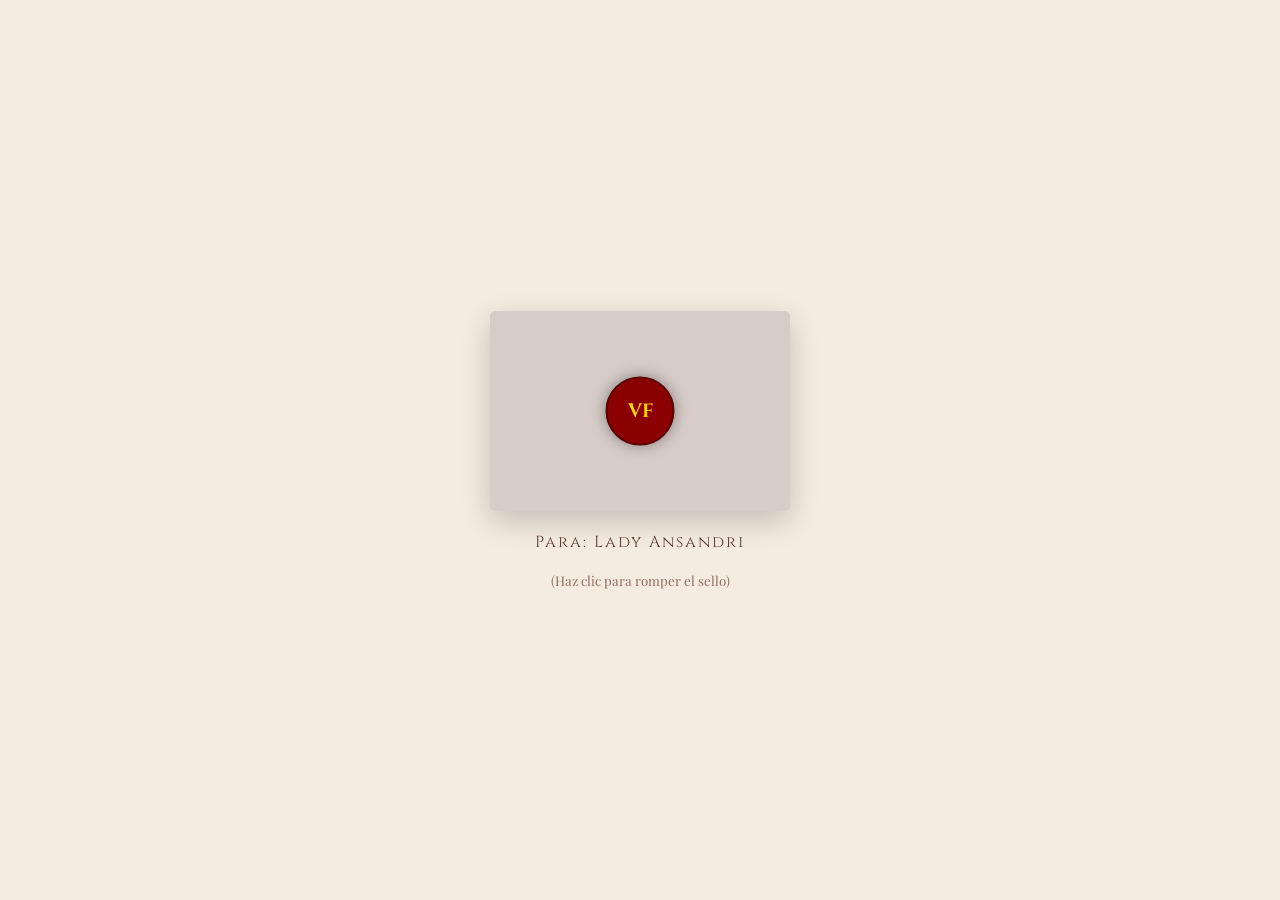
<file: Carta de San Valentin 14_02_26/index.html>
<!DOCTYPE html>
<html lang="es">
<head>
    <meta charset="UTF-8">
    <meta name="viewport" content="width=device-width, initial-scale=1.0">
    <title>Un comunicado del Vizconde Federico</title>
    <style>
        @import url('https://fonts.googleapis.com/css2?family=Cinzel:wght@400;700&family=Playfair+Display:ital,wght@0,400;0,700;1,400&family=Great+Vibes&display=swap');

        body {
            background-color: #f5ebe0;
            display: flex;
            justify-content: center;
            align-items: center;
            min-height: 100vh;
            margin: 0;
            overflow: hidden;
            font-family: 'Playfair Display', serif;
        }

        /* Estilo del Sobre */
        #envelope-container {
            cursor: pointer;
            transition: transform 0.5s;
            text-align: center;
            z-index: 10;
        }

        #envelope-container:hover {
            transform: scale(1.05);
        }

        .envelope {
            width: 300px;
            height: 200px;
            background-color: #d7ccc8;
            position: relative;
            border-radius: 5px;
            box-shadow: 0 10px 30px rgba(0,0,0,0.2);
            margin: 0 auto;
        }

        .seal {
            width: 65px;
            height: 65px;
            background-color: #8b0000;
            border-radius: 50%;
            position: absolute;
            top: 50%;
            left: 50%;
            transform: translate(-50%, -50%);
            border: 2px solid #5d0000;
            box-shadow: 0 0 15px rgba(0,0,0,0.4);
            display: flex;
            justify-content: center;
            align-items: center;
            color: #ffd700;
            font-family: 'Cinzel', serif;
            font-weight: bold;
            font-size: 1.2rem;
            z-index: 2;
        }

        /* Estilo de la Carta */
        #letter {
            display: none;
            background-color: #fff9f0;
            width: 90%;
            max-width: 450px;
            padding: 40px;
            border: 2px solid #5d4037;
            box-shadow: 0 0 25px rgba(0,0,0,0.15);
            text-align: center;
            animation: fadeIn 1.2s ease-out;
            position: relative;
        }

        .header h1 { 
            font-family: 'Cinzel', serif; 
            border-bottom: 2px solid #5d4037; 
            letter-spacing: 3px; 
            font-size: 1.4rem;
            margin-bottom: 5px;
        }

        .date { font-size: 0.8rem; text-transform: uppercase; margin-bottom: 20px; display: block; }

        .salutation { 
            font-family: 'Great Vibes', cursive; 
            font-size: 2.8rem; 
            margin-bottom: 20px; 
            display: block; 
            color: #3e2723;
        }

        .content p { line-height: 1.6; color: #3e2723; font-size: 1.05rem; }

        .question { 
            font-family: 'Cinzel', serif; 
            font-weight: bold; 
            font-size: 1.2rem; 
            margin: 25px 0; 
            border-top: 1px solid #d7ccc8; 
            border-bottom: 1px solid #d7ccc8; 
            padding: 15px 0; 
            color: #2c1e1a;
        }
        
        .btn-accept {
            background-color: #5d4037;
            color: white;
            padding: 12px 30px;
            border: none;
            font-family: 'Cinzel', serif;
            cursor: pointer;
            margin-top: 15px;
            transition: 0.3s;
        }

        .btn-accept:hover { background-color: #8d6e63; letter-spacing: 1px; }

        /* Pantalla Final */
        #reward {
            display: none;
            text-align: center;
            animation: scaleUp 0.8s cubic-bezier(0.175, 0.885, 0.32, 1.275) forwards;
        }

        #reward h2 { font-family: 'Great Vibes', cursive; font-size: 4.5rem; color: #8b0000; margin-bottom: 10px; }

        @keyframes fadeIn { from { opacity: 0; transform: translateY(30px); } to { opacity: 1; transform: translateY(0); } }
        @keyframes scaleUp { from { transform: scale(0.5); opacity: 0; } to { transform: scale(1); opacity: 1; } }

        .confetti { position: absolute; width: 12px; height: 12px; border-radius: 50%; pointer-events: none; }
    </style>
</head>
<body>

    <div id="envelope-container" onclick="openLetter()">
        <div class="envelope">
            <div class="seal">VF</div>
        </div>
        <p style="font-family: 'Cinzel'; margin-top: 20px; color: #5d4037; letter-spacing: 2px;">Para: Lady Ansandri</p>
        <small style="color: #8d6e63;">(Haz clic para romper el sello)</small>
    </div>

    <div id="letter">
        <div class="header">
            <h1>SOCIETY PAPER</h1>
            <span class="date">Londres, 14 de Febrero</span>
        </div>
        <div class="content">
            <span class="salutation">Mi queridísima Lady Ansandri,</span>
            <p>Se rumorea en todo el <i>ton</i> que el <b>Vizconde Federico</b> ha perdido finalmente la razón, pues su corazón ya no le pertenece a él, sino enteramente a usted.</p>
            <p>Mi afecto no conoce límites y mi admiración es el secreto peor guardado de la temporada. La amo y la quiero con una devoción que las palabras apenas pueden capturar.</p>
            <div class="question">¿Me concedería el honor de ser mi San Valentín?</div>
            <button class="btn-accept" onclick="showReward()">Aceptar con Honor</button>
        </div>
    </div>

    <div id="reward">
        <h2>¡Es un Sí!</h2>
        <p style="font-size: 1.3rem; color: #3e2723;">Has hecho al <b>Vizconde Federico</b> el hombre más afortunado del reino.</p>
        <div style="font-size: 60px; margin: 20px 0;">💎🌹🥂</div>
        <p style="font-style: italic; color: #5d4037;">Premio: Un beso eterno y una cita inolvidable reservada solo para ti.</p>
    </div>

    <script>
        function openLetter() {
            document.getElementById('envelope-container').style.display = 'none';
            document.getElementById('letter').style.display = 'block';
        }

        function showReward() {
            document.getElementById('letter').style.display = 'none';
            document.getElementById('reward').style.display = 'block';
            createConfetti();
        }

        function createConfetti() {
            for (let i = 0; i < 70; i++) {
                const confetti = document.createElement('div');
                confetti.classList.add('confetti');
                confetti.style.left = Math.random() * 100 + 'vw';
                confetti.style.top = '-10px';
                confetti.style.backgroundColor = ['#8b0000', '#ff69b4', '#ffd700', '#f5ebe0'][Math.floor(Math.random() * 4)];
                confetti.style.transform = `scale(${Math.random() * 1.5})`;
                document.body.appendChild(confetti);

                const animation = confetti.animate([
                    { transform: `translateY(0) rotate(0deg)`, opacity: 1 },
                    { transform: `translateY(110vh) rotate(${Math.random() * 1000}deg)`, opacity: 0 }
                ], { 
                    duration: 2500 + Math.random() * 3000, 
                    easing: 'cubic-bezier(0.25, 0.46, 0.45, 0.94)',
                    iterations: 1 
                });

                animation.onfinish = () => confetti.remove();
            }
        }
    </script>
</body>
</html>
</file>
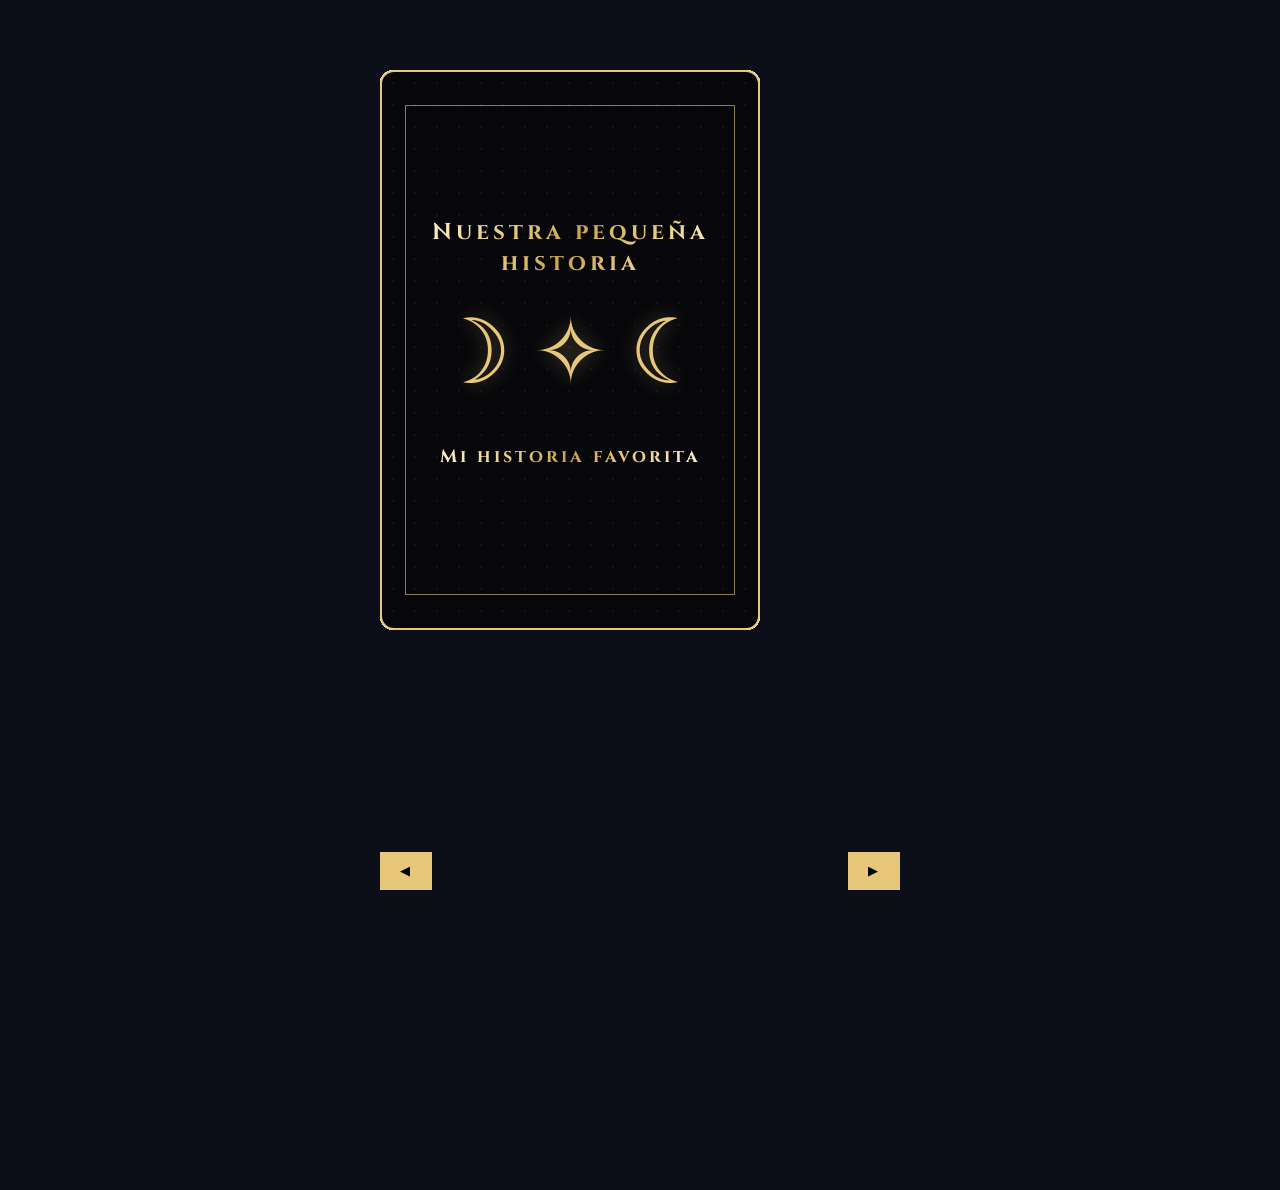
<file: Libro de recuerdos 08_03_26/index.html>
<!DOCTYPE html>
<html lang="es">
<head>
<meta charset="UTF-8">
<meta name="viewport" content="width=device-width, initial-scale=1.0">
<title>Libro Fantasía Suprema</title>

<link href="https://fonts.googleapis.com/css2?family=Cinzel:wght@400;600;700&family=Cormorant+Garamond:wght@400;500&display=swap" rel="stylesheet">

<style>
*{box-sizing:border-box;}

body{
  margin:0;
  height:100vh;
  display:flex;
  justify-content:center;
  align-items:center;
  background:
    radial-gradient(circle at 20% 30%, rgba(255,215,140,0.08), transparent 40%),
    radial-gradient(circle at 80% 70%, rgba(255,215,140,0.06), transparent 40%),
    #050507;
  overflow:hidden;
  font-family:'Cormorant Garamond', serif;
}

/* ===== RESPONSIVE SIZE ===== */
.scene{
  width:90vw;
  max-width:520px;
  height:140vw;
  max-height:760px;
  perspective:3000px;
  position:relative;
}

.book{
  width:100%;
  height:100%;
  position:relative;
  transform-style:preserve-3d;
}

/* ===== PAGE SYSTEM FIXED ===== */
.page{
  position:absolute;
  width:100%;
  height:100%;
  transform-origin:left center;
  transition:transform 1.2s cubic-bezier(.77,0,.18,1);
  transform-style:preserve-3d;
}

.page.flipped{
  transform:rotateY(-180deg);
}

.front,.back{
  position:absolute;
  width:100%;
  height:100%;
  backface-visibility:hidden;
  border-radius:14px;
  overflow:hidden;
}

.back{
  transform:rotateY(180deg);
}

/* ===== COVER ===== */
.cover{
  background:#07070b;
  color:#e7c87a;
  padding:10%;
  display:flex;
  flex-direction:column;
  justify-content:center;
  align-items:center;
  text-align:center;
  border:2px solid #e7c87a;
}
/* ===== FINAL COVER ===== */
.final-cover{
  background:#07070b;
  color:#e7c87a;
  padding:10%;
  display:flex;
  flex-direction:column;
  justify-content:center;
  align-items:center;
  text-align:center;
  border:2px solid #e7c87a;
  position:relative;
}

/* estrellas más intensas que la portada */
.final-cover::before{
  content:"";
  position:absolute;
  inset:0;
  background:
    radial-gradient(#e7c87a 1px, transparent 1px);
  background-size:18px 18px;
  opacity:0.08;
}

/* marco interior más elegante */
.final-cover::after{
  content:"";
  position:absolute;
  inset:8%;
  border:1px solid rgba(231,200,122,0.8);
}

/* efecto brillo suave */
.final-cover h1{
  font-family:'Cinzel';
  font-size:clamp(32px,7vw,60px);
  letter-spacing:6px;
  text-shadow:
    0 0 20px rgba(231,200,122,0.6),
    0 0 40px rgba(231,200,122,0.3);
}

.final-cover h2{
  font-family:'Cinzel';
  font-size:clamp(14px,3vw,20px);
  letter-spacing:4px;
  margin-top:10px;
}
/* Galaxy layer */
.cover::before{
  content:"";
  position:absolute;
  inset:0;
  background:
    radial-gradient(#e7c87a 1px, transparent 1px);
  background-size:22px 22px;
  opacity:0.06;
}

/* Inner frame */
.cover::after{
  content:"";
  position:absolute;
  inset:6%;
  border:1px solid rgba(231,200,122,0.6);
}

/* Golden metallic text */
.gold{
  background:linear-gradient(
    120deg,
    #fff6d5 0%,
    #e7c87a 30%,
    #caa44d 50%,
    #e7c87a 70%,
    #fff6d5 100%
  );
  -webkit-background-clip:text;
  -webkit-text-fill-color:transparent;
}

.cover h1{
  font-family:'Cinzel';
  font-size:23px;
  letter-spacing:4px;
  margin:0;
}

.symbol{
  font-size:clamp(50px,10vw,90px);
  margin:20px 0;
  text-shadow:0 0 20px rgba(231,200,122,0.4);
}

.cover h2{
  font-family:'Cinzel';
  font-size:clamp(14px,3vw,18px);
  letter-spacing:3px;
}

/* ===== PAPER ===== */
.paper{
  background:
    radial-gradient(circle at top left, rgba(231,200,122,0.05), transparent 60%),
    radial-gradient(circle at bottom right, rgba(231,200,122,0.05), transparent 60%),
    #f6efe4;
  padding:12%;
  color:#111;
}

/* Paper frame */
.paper::before{
  content:"";
  position:absolute;
  inset:8%;
  border:1px solid rgba(231,200,122,0.6);
  z-index:0;
  pointer-events:none;
}

/* Constellation detail */
.paper::after{
  content:"✦ ✧ ✦";
  position:absolute;
  top:6%;
  left:50%;
  transform:translateX(-50%);
  color:#e7c87a;
  letter-spacing:6px;
  font-size:12px;
}

h3{
  font-family:'Cinzel';
  letter-spacing:2px;
  margin-top:0;
}

p{
  font-size:clamp(14px,3.5vw,18px);
  line-height:1.6;
}

/* ===== IMAGES ===== */
.photo{
  margin-top:25px;
  height:180px;
  border:1px solid rgba(0,0,0,0.2);
  display:flex;
  align-items:center;
  justify-content:center;
  background:white;
  cursor:pointer;
  overflow:hidden;
}

.photo img{
  width:100%;
  height:100%;
  object-fit:cover;
}

/* ===== FULLSCREEN FANTASY MODAL ===== */

.modal{
  position:fixed;
  inset:0;
  background:
    radial-gradient(circle at 30% 20%, rgba(231,200,122,0.08), transparent 40%),
    radial-gradient(circle at 70% 80%, rgba(231,200,122,0.06), transparent 40%),
    rgba(5,5,10,0.95);
  display:flex;
  justify-content:center;
  align-items:center;
  visibility:hidden;
  opacity:0;
  transition:0.4s ease;
  z-index:9999;
}

.modal.active{
  visibility:visible;
  opacity:1;
}

/* Contenedor */
.modal-content{
  position:relative;
  max-width:95vw;
  max-height:95vh;
  display:flex;
  flex-direction:column;
  align-items:center;
}

/* Imagen */
.modal img{
  max-width:100%;
  max-height:85vh;
  border:2px solid #e7c87a;
  box-shadow:
    0 0 40px rgba(231,200,122,0.4),
    0 0 80px rgba(231,200,122,0.2);
}

/* Botón cerrar */
.close-modal{
  position:absolute;
  top:-40px;
  right:-10px;
  font-size:26px;
  cursor:pointer;
  color:#e7c87a;
  font-family:'Cinzel';
  transition:0.3s;
}

.close-modal:hover{
  transform:scale(1.2);
  text-shadow:0 0 15px rgba(231,200,122,0.8);
}

/* Detalle decorativo */
.modal-decoration{
  margin-top:15px;
  color:#e7c87a;
  letter-spacing:8px;
  font-size:18px;
  opacity:0.8;
}

/* ===== CONTROLS ===== */
.controls{
  position:absolute;
  bottom:-60px;
  width:100%;
  display:flex;
  justify-content:space-between;
}

button{
  background:#e7c87a;
  border:none;
  padding:10px 20px;
  font-family:'Cinzel';
  letter-spacing:2px;
  cursor:pointer;
}
html, body {
  margin: 0;
  padding: 0;
  height: 100%;
  overflow: hidden; /* evita que baje la pantalla */
  background: #0c0f1a;
}

.book-wrapper {
  height: 100vh;
  width: 100vw;
  display: flex;
  align-items: center;
  justify-content: center;
  perspective: 2500px;
  overflow: hidden;
}

.book {
  position: relative;
  width: 380px;
  height: 560px;
  transform-style: preserve-3d;
  transition: transform 1s ease;
}

@media (max-width: 600px) {
  .book {
    width: 90vw;
    height: 130vw;
    max-height: 90vh;
  }
}
/* ===== GALERÍA FANTASÍA ===== */
.gallery{
  position:relative;
  margin-top:25px;
  border:1px solid rgba(0,0,0,0.2);
  background:white;
  overflow:hidden;
}

/* marco dorado sutil */
.gallery::before{
  content:"";
  position:absolute;
  inset:6%;
  border:1px solid rgba(231,200,122,0.5);
  pointer-events:none;
}

.carousel{
  display:flex;
  transition:transform 0.6s cubic-bezier(.77,0,.18,1);
}

.carousel img{
  width:100%;
  height:220px;
  object-fit:cover;
  flex-shrink:0;
  cursor:pointer;
}

/* Botones */
.nav{
  position:absolute;
  top:50%;
  transform:translateY(-50%);
  background:rgba(231,200,122,0.9);
  border:none;
  font-size:24px;
  width:40px;
  height:40px;
  cursor:pointer;
  font-family:'Cinzel';
  display: flex;
  align-items: center;
  justify-content: center;
}

.prev{ left:5px; }
.next{ right:5px; }

.nav:hover{
  background:#e7c87a;
}

</style>
</head>
<body>

<div class="scene">
  <div class="book">
    <!-- TAPA -->
    <div class="page">
      <div class="front cover">
        <h1 class="gold">Nuestra pequeña historia</h1>
        <div class="symbol">☽ ✧ ☾</div>
        <h2 class="gold">Mi historia favorita</h2>
      </div>
      <div class="back paper"></div>
    </div>
    
    <!-- 1 Inicios -->
    <div class="page">
      <div class="front paper">
        <h3>Inicios</h3>
          <p>
            &nbsp;&nbsp;&nbsp;&nbsp;Hubo un día en que los dos teníamos ganas de hacer algo. 
            Estábamos  aburridos, hablando por WhatsApp, y le dijimos a Zoe, Pedro y Vito de ir a merendar. 
            Vito no podía; pero fuimos con Zoe y Pedro. Merendamos y seguíamos con ganas de hacer algo; 
            Zoe y Pedro rendían al otro día, entonces quedamos nosotros solos.<br>
            &nbsp;&nbsp;&nbsp;&nbsp;Y fue ahí; ahí fue donde comenzó esta historia que tanto me gusta,
            esta historia que tanto amo, esta historia con vos. Viniste a casa a hacer dorilocos 
            (qué receta de mierda, pero la recuerdo tan linda; la primera). Te quedaste a dormir y, 
            a partir de ahí, algo entre nosotros empezó a cambiar. Te empezaba a ver distinta; 
            no solo como la gran amiga que eras. Siempre me pareciste linda, pero no a ese nivel. 
            Me empezó a gustar estar con vos.
          </p>
      </div>
      <div class="back paper"></div>
    </div>
    <div class="page">
      <div class="front paper">
        <p>
          &nbsp;&nbsp;&nbsp;&nbsp;Me daban ganas de levantarme y hablarte; acostarme en llamada, 
          y sentía que estabas distinta, que tampoco me veías como amigo.<br>
          &nbsp;&nbsp;&nbsp;&nbsp;Pero ninguno de los dos sabía qué pasaba; nunca te había pasado algo así,
          a mí tampoco a esta escala. Pero sí sabía que me estabas empezando a gustar, y me encantaba.<br>
          &nbsp;&nbsp;&nbsp;&nbsp;Ahora el reto estaba en cómo hacer para que vos te dieras cuenta y 
          quisieras dar algo que nunca habías dado. 
        </p>
        <div class="photo" style="margin-top: 0; transform: scale(0.85);">
          <img src="./Multimedia/dorilocos.jpeg">
        </div>
      </div>
      <div class="back paper"></div>
    </div>
    <div class="page">
      <div class="front paper">
        <p>
          &nbsp;&nbsp;&nbsp;&nbsp;Después de eso, empezamos a salir más seguido que nunca. 
          Nos empezamos a reír solos, a querer comprar ropa juntos, a darnos paja juntarnos con más gente; 
          queríamos estar solos.<br><br>
          &nbsp;&nbsp;&nbsp;&nbsp;Y llegó el día tan ansiado, tan esperado por los dos, 
          aunque nos costó admitirlo. Después de que seas vos y no me pararas de descansarme, 
          que te pidiera que te calles, te callé de un beso, con el famoso (en nuestra relación) "no te da". 
          Esa frase que empezó todo entre nosotros, esa frase que tanto odié y tanto nos facilitó las cosas.<br><br>
          &nbsp;&nbsp;&nbsp;&nbsp;Después de eso, empezó otra etapa...
        </p>
      </div>
      <div class="back paper"></div>
    </div>

    <!-- 2 BRC foto prime -->
    <div class="page">
      <div class="front paper">
        <h3>Bariloche</h3>
        <p>
          &nbsp;&nbsp;&nbsp;&nbsp;Y después de tantos preparativos juntos, donde yo me preocupaba más 
          porque estés hermosa como lo que sos, donde vos me hacías el jean para la fluo y yo las alas 
          para la de disfraces, nos movíamos como si fuéramos uno.<br>
          &nbsp;&nbsp;&nbsp;&nbsp;Dormíamos siestas, íbamos de acá para allá haciendo boludeces y 
          mis papás me retaban porque decían que no estaba en casa y tenía que ponerme las pilas con los 
          disfraces. Como siempre, yo a último momento. Pero bueno, llegó el viaje.<br>
          &nbsp;&nbsp;&nbsp;&nbsp;Un viaje donde íbamos pensando cómo hacer para que nadie se diera cuenta.
          Desde el minuto uno pensaba más en vos que en el viaje y vos me decías: 
          "Vos comete a la que quieras, total no somos nada". Yo, por dentro, no sabía cómo explicarte 
          que quería solo estar con vos.<br>
        </p>
      </div>
      <div class="back paper"></div>
    </div>
     <div class="page">
      <div class="front paper" style="display: flex; flex-direction: column; align-items: center;">
        <p>
          &nbsp;&nbsp;&nbsp;&nbsp;Íbamos escondidos, solo Zoe y Pedro sabían que lo íbamos a intentar, 
          que tal vez nos jugábamos cuatro años de amistad por un beso. Nadie sabía, lo negábamos a muerte, 
          pero estábamos TODO el día juntos, y Bariloche no iba a ser la excepción.
        </p>
        <div class="photo" style="height: 260px; margin-top: 0; width: 190px;">
          <img src="./Multimedia/brc foto prime.jpeg">
        </div>
      </div>
      <div class="back paper"></div>
    </div>

    <!-- 3 BRC boliches -->
    <div class="page">
      <div class="front paper">
        <h3>Los boliches de BRC</h3>
        <p>
          &nbsp;&nbsp;&nbsp;&nbsp;Antes de que salga el micro, nos íbamos al cuarto para sacarnos la foto 
          juntos y, bueno, teníamos pocos momentos solos.<br>
          &nbsp;&nbsp;&nbsp;&nbsp;De los boliches, ¿qué decir? ¿Qué decir de los lugares donde lo único 
          que me hacía pasarla bien eras vos? Estaba todo el día pegado a vos y no podía darte un beso 
          porque siempre estábamos al lado de alguien. TOTO... hdp, nos intentábamos ir pero el chico no 
          casaba una. Lento el pibe, ehhh.<br>
          &nbsp;&nbsp;&nbsp;&nbsp;Nos íbamos temprano porque nos aburríamos y todos pensaban que era 
          para otra cosa, pero llegábamos, nos poníamos con TikTok y nos dormíamos modo virgen total. 
          Pero todos mis recuerdos son con vos adentro de los boliches.<br>
        </p>
      </div>
      <div class="back paper"></div>
    </div>
    <div class="page">
      <div class="front paper">
        <p>&nbsp;&nbsp;&nbsp;&nbsp;PD: Gracias Zoe, cuando nos dejaste comernos y nos hacías de 
          guardia para que no nos vieran.
        </p>
        <div class="gallery" style="height: 290px;">
          <div class="carousel" style="height: 290px;">
            <img src="./Multimedia/brc bol verde 2.jpeg" style="height: 290px;">
            <img src="./Multimedia/brc bol arg.jpeg" style="height: 290px;">
            <img src="./Multimedia/brc bol disfraces.jpeg" style="height: 290px;">
            <img src="./Multimedia/brc bol estudiantil.jpeg" style="height: 290px;">
            <img src="./Multimedia/brc bol fluo.jpeg" style="height: 290px;">
            <img src="./Multimedia/brc bol vestido verde.jpeg" style="height: 290px;">
            <img src="./Multimedia/brc bol volviendo.jpeg" style="height: 290px;">
          </div>

          <button class="nav prev">‹</button>
          <button class="nav next">›</button>
        </div>
      </div>
      <div class="back paper"></div>
    </div>

    <!-- 4 BRC dia -->
    <div class="page">
      <div class="front paper">
        <h3>Los dias en BRC</h3>
        <p>
          &nbsp;&nbsp;&nbsp;&nbsp;Cada día que pasaba recorríamos todos los lugares de Bariloche. 
          A veces con los chicos, a veces solo nosotros, pero siempre salíamos juntos. 
          Casi nunca salí sin vos del hotel; las excursiones, lo mismo.<br>
          &nbsp;&nbsp;&nbsp;&nbsp;Me acuerdo cuando le contamos a Mica en esa heladería rara donde 
          probaste esos bombones de chocolate. A vos te daba cosa contarlo y, de la nada, nos dimos un beso. 
          Ella se quedó re wtf y no sabía qué decir.<br>
          &nbsp;&nbsp;&nbsp;&nbsp;O cuando fuimos a la feria donde te compré el primer anillo, 
          que le di la plata a Zoe porque vos sospechabas que lo iba a comprar.<br>
          &nbsp;&nbsp;&nbsp;&nbsp;O cuando Cacase y Toto nos vieron dándonos un pico en Mamushka, y después 
          lo convenciste de que estaba loco. JASJJA.
        </p>
      </div>
      <div class="back paper"></div>
    </div>
    <div class="page">
      <div class="front paper">
        <p>
          &nbsp;&nbsp;&nbsp;&nbsp;Qué lindo viaje, qué lindo que vos me hiciste pasar este viaje. 
          Posta, no me imagino de otra manera que no sea con vos. Te amé tanto en ese viaje.
        </p>
        <div class="gallery" style="height: 290px; margin-top: 0;">
          <div class="carousel" style="height: 290px;">
            <img src="./Multimedia/brc coso volador.jpeg" style="height: 290px;">
            <img src="./Multimedia/brc foto antes de irnos.jpeg" style="height: 290px;">
            <img src="./Multimedia/brc foto micro.jpeg" style="height: 290px;">
            <img src="./Multimedia/brc foto rio 2.jpeg" style="height: 290px;">
            <img src="./Multimedia/brc foto rio 3.jpeg" style="height: 290px;">
            <img src="./Multimedia/brc foto trabando.jpeg" style="height: 290px;">
          </div>

          <button class="nav prev">‹</button>
          <button class="nav next">›</button>
        </div>
      </div>
      <div class="back paper"></div>
    </div>

    <!-- 5 Flores amarillas -->
    <div class="page">
      <div class="front paper">
        <h3>Dia de la primavera</h3>
        <p>
          &nbsp;&nbsp;&nbsp;&nbsp;No tengo mucho para decir de ese día, pero me acuerdo que estaba totalmente 
          nervioso. Te hice flores caseras, donde hice desastres pero se logró. Fue la primera vez que le 
          regalé y compré flores a alguien. Estaba súper nervioso, recorrí una bocha para buscar franuis y 
          no encontré. Y el día de los anillos, donde te compré tres anillos más y tu mano era totalmente mía.
          &nbsp;&nbsp;&nbsp;&nbsp;Qué lindo día. Estabas totalmente feliz y con eso a mí me bastaba. 
          Quería verte feliz, nada más.<br>
          &nbsp;&nbsp;&nbsp;&nbsp;Después nos comimos una Tasty que invitaste vos porque te daba cosa que
           te haya comprado los anillos. Paseamos por Plaza Francia, una feria que a mí me quedó en la cabeza 
           y a vos te encantó. Fue nuestra primera salida planeada por alguno y mi primer regalo tan pensado 
           para alguien.
        </p>
      </div>
      <div class="back paper"></div>
    </div>
    <div class="page">
      <div class="front paper">
        <p>
          &nbsp;&nbsp;&nbsp;&nbsp;Te veías tan feliz con tus regalos que se me salía la sonrisa sola, 
          y eso me encantaba.
        </p>
        <div class="gallery" style="height: 290px;">
          <div class="carousel" style="height: 290px;">
            <img src="./Multimedia/flores amarilla 2.jpeg" style="height: 290px;">
            <img src="./Multimedia/flores amarilla 3.jpeg" style="height: 290px;">
            <img src="./Multimedia/flores amarilla.jpeg" style="height: 290px;">
          </div>

          <button class="nav prev">‹</button>
          <button class="nav next">›</button>
        </div>
      </div>
      <div class="back paper"></div>
    </div>

    <!-- 6 autitos -->
    <div class="page">
      <div class="front paper">
        <h3>Ramo de hotwhells</h3>
        <p>
          &nbsp;&nbsp;&nbsp;&nbsp;Este día lo recuerdo como el primer regalo que me hiciste. 
          Me inventaste una historia para poder saber qué auto prefería, y yo no pensé que ni lo ibas a saber.
          Me lo hiciste, cerrándome la boca. Sigo teniendo el ramo y el Hot Wheels; lo demás me lo comí, jeje.
        </p>
        <div class="photo">
          <img src="./Multimedia/ramo de autitos.jpeg">
        </div>
      </div>
      <div class="back paper"></div>
    </div>

    <!-- 7 Salidas random -->
    <div class="page">
      <div class="front paper">
        <h3>Saliditas</h3>
        <p>
          &nbsp;&nbsp;&nbsp;&nbsp;No quiero hablar de cada una porque no llegaría con los tiempos, 
          pero me acuerdo de casi todas.<br>
          &nbsp;&nbsp;&nbsp;&nbsp;Las fotos me refrescan la memoria, pero cada una tiene su cosa especial.<br>
          &nbsp;&nbsp;&nbsp;&nbsp;Siempre queremos hacer algo distinto cada día, ya sea una salida del mes 
          o cualquier otra cosa.<br>
          &nbsp;&nbsp;&nbsp;&nbsp;Vos sabés divertirte en cualquier situación: ya sea en un parque, 
          en una excursión, en una cena elegante o en un bodegón. Todas las salidas tienen algo especial.<br>
          &nbsp;&nbsp;&nbsp;&nbsp;La que más me acuerdo es la de la costanera, porque me sorprendió que, 
          de un plan tan espontáneo, la pasamos tan bien y disfrutamos, aunque casi ni gastamos plata. 
          Porque con vos, cualquiera la pasa bien.
        </p>
      </div>
      <div class="back paper"></div>
    </div>
    <div class="page">
      <div class="front paper">
        <p>
          &nbsp;&nbsp;&nbsp;&nbsp;Pero todas me encantan porque son con vos.<br>
          &nbsp;&nbsp;&nbsp;&nbsp;Amo que seas tan versátil para todas las salidas.
        </p>
        <div class="gallery" style="height: 290px;">
          <div class="carousel" style="height: 290px;">
            <img src="./Multimedia/sal random  gym cerrado.jpeg" style="height: 290px;">
            <img src="./Multimedia/sal random anteojos.jpeg" style="height: 290px;">
            <img src="./Multimedia/sal random costaner.jpeg" style="height: 290px;">
            <img src="./Multimedia/sal random foto espejo raro.jpeg" style="height: 290px;">
            <img src="./Multimedia/sal random las palmas.jpeg" style="height: 290px;">
            <img src="./Multimedia/sal random maching.jpeg" style="height: 290px;">
            <img src="./Multimedia/sal random patinaje.jpeg" style="height: 290px;">
            <img src="./Multimedia/sal random primer maching.jpeg" style="height: 290px;">
            <img src="./Multimedia/sal random stabu.jpeg" style="height: 290px;">
            <img src="./Multimedia/sal random vos.jpeg" style="height: 290px;">
            <img src="./Multimedia/sal random walmart.jpeg" style="height: 290px;">
          </div>

          <button class="nav prev">‹</button>
          <button class="nav next">›</button>
        </div>
      </div>
      <div class="back paper"></div>
    </div>

    <!-- 8 viaje --> 
     <div class="page">
      <div class="front paper">
        <h3>Viaje</h3>
        <p style="margin-bottom: 0;">
          &nbsp;&nbsp;&nbsp;&nbsp;El primer viaje con mi familia. Te invitaron a la costa para celebrar el 
          cumpleaños de mi papá y, juntos, hicimos pelotudeces.<br>
          &nbsp;&nbsp;&nbsp;&nbsp;No sé cómo, pero desde que estás vos, me llevo mejor con ellos, estoy empezando a no pelear por boludeces (al menos con mi familia) y me 
          siento más familiero.
        </p>
        <div class="gallery" style="margin-top: 0;">
          <div class="carousel">
            <img src="./Multimedia/viaje 2.jpeg">
            <img src="./Multimedia/viaje asadito.jpeg">
            <img src="./Multimedia/viaje en el havanna.jpeg">
            <img src="./Multimedia/viaje.jpeg">
          </div>

          <button class="nav prev">‹</button>
          <button class="nav next">›</button>
        </div>
      </div>
      <div class="back paper"></div>
    </div>
    
    <!-- 9 Novios al fin -->
    <div class="page">
      <div class="front paper">
        <h3>Novios al fin</h3>
        <p style="margin-bottom: 0;">
          &nbsp;&nbsp;&nbsp;&nbsp;Esta salida fue en la que más nervioso me puse. Me quiero matar por no 
          haberte sacado fotos; la única que tengo es de la comida.<br>
          &nbsp;&nbsp;&nbsp;&nbsp;Pero bueno, mi hermana y mi mamá me ayudaron. Estaba decidido desde el 
          principio a que quería ser tu novio, pero no sabía cómo pedirlo.<br>
          &nbsp;&nbsp;&nbsp;&nbsp;Aunque el Waze me cagó la sorpresa, me encantó la salida y que me hayas 
          dicho que sí.
        </p>
        <div class="photo" style="margin-top: 0;">
          <img src="./Multimedia/novios.jpeg">
        </div>
      </div>
      <div class="back paper"></div>
    </div>
    
    <!-- 10 graduacion --> 
    <div class="page">
      <div class="front paper">
        <h3>Graduación</h3>
        <p style="margin-bottom: 0;">
          &nbsp;&nbsp;&nbsp;&nbsp;El día en que los dos terminamos una etapa. No solo de la relación, sino de nuestras vidas.<br>
          &nbsp;&nbsp;&nbsp;&nbsp;Estoy tan orgulloso de que hayas hecho medio CBC mientras aprobabas todo en mi técnica.<br>
          &nbsp;&nbsp;&nbsp;&nbsp;Te felicito y estoy orgulloso de cada logro que tengas en la vida.
        </p>
        <div class="photo" style="margin-top: 0; height: 245px;">
          <img src="./Multimedia/graduacion.jpeg">
        </div>
      </div>
      <div class="back paper"></div>
    </div>
    
    <!-- 11 Palabras -->
    <div class="page">
      <div class="front paper">
        <h3>Final</h3>
        <p>
          &nbsp;&nbsp;&nbsp;&nbsp;Con esto cierro este libro. No quiere decir que sea la última edición, ni mucho menos, pero es un resumen de estos meses en los que venimos haciendo algo distinto a los últimos años.<br>
          &nbsp;&nbsp;&nbsp;&nbsp;Hoy cumplís 19 y empezás una nueva etapa, donde espero acompañarte y ayudarte en todo lo que pueda.<br>
          &nbsp;&nbsp;&nbsp;&nbsp;Quiero verte graduarte, llorar, aprobar, desaprobar, mejorar, caer y levantarte, porque quiero que seas la mejor versión de vos.<br>
          &nbsp;&nbsp;&nbsp;&nbsp;Gracias por hacerme tan feliz, por ser tan linda conmigo, por ser tan vos, por ser tan hermosa, por ser tan inteligente, por ser tan divertida, por ser tan todo lo que sos.<br>
          &nbsp;&nbsp;&nbsp;&nbsp;Te amo muchísimo, mi amor, mi futura cirujana.<br><br>
        </p>
      </div>
      <div class="back paper"></div>
    </div>

    <!-- FINAL ÉPICO -->
    <div class="page">
      <div class="front final-cover">
        <h1 class="gold">✦ FIN ✦</h1>
        <div class="symbol">☾ ✧ ☽</div>
        <h2 class="gold">Nuestra historia de amor</h2>
      </div>
      <div class="back cover">
        <h2 class="gold">Gracias por formar parte</h2>
      </div>
    </div>
  
  </div>

  <div class="controls">
    <button onclick="prevPage()">◀</button>
    <button onclick="nextPage()">▶</button>
  </div>

</div>
<!-- IMAGE MODAL -->
<div class="modal" id="modal">
  <div class="modal-content">
    <span class="close-modal">✕</span>
    <img id="modalImg">
    <div class="modal-decoration">✦ ✧ ✦</div>
  </div>
</div>

<script>
const pages = document.querySelectorAll(".page");
let currentPage = 0;
let isAnimating = false;

function updateZIndex() {
  pages.forEach((page, index) => {
    page.style.zIndex = pages.length - index;
  });
}

updateZIndex();

function nextPage() {
  if (currentPage >= pages.length - 1 || isAnimating) return;

  isAnimating = true;

  pages[currentPage].classList.add("flipped");

  currentPage++;

  setTimeout(() => {
    isAnimating = false;
  }, 1000);
}

function prevPage() {
  if (currentPage <= 0 || isAnimating) return;

  isAnimating = true;

  currentPage--;

  pages[currentPage].classList.remove("flipped");

  setTimeout(() => {
    isAnimating = false;
  }, 1000);
}

document.addEventListener("keydown", (e) => {
  if (e.key === "ArrowRight") nextPage();
  if (e.key === "ArrowLeft") prevPage();
});

// Swipe en celular
let startX = 0;

document.addEventListener("touchstart", (e) => {
  startX = e.touches[0].clientX;
});

document.addEventListener("touchend", (e) => {
  let endX = e.changedTouches[0].clientX;

  if (startX - endX > 50) nextPage();
  if (endX - startX > 50) prevPage();
});

/* ===== CAROUSEL ===== */
document.querySelectorAll(".gallery").forEach(gallery => {

  const carousel = gallery.querySelector(".carousel");
  const images = carousel.querySelectorAll("img");
  const prevBtn = gallery.querySelector(".prev");
  const nextBtn = gallery.querySelector(".next");

  let index = 0;

  function updateCarousel(){
    carousel.style.transform = `translateX(-${index * 100}%)`;
  }

  nextBtn.onclick = () => {
    if(index < images.length - 1){
      index++;
    } else {
      index = 0;
    }
    updateCarousel();
  };

  prevBtn.onclick = () => {
    if(index > 0){
      index--;
    } else {
      index = images.length - 1;
    }
    updateCarousel();
  };

  // Cambio automático cada 1 segundo
  setInterval(() => {
    if (document.body.contains(gallery)) {
      nextBtn.click();
    }
  }, 2000);

  /* Swipe móvil */
  let startX = 0;

  carousel.addEventListener("touchstart", e=>{
    startX = e.touches[0].clientX;
  });

  carousel.addEventListener("touchend", e=>{
    let endX = e.changedTouches[0].clientX;

    if(startX - endX > 50 && index < images.length - 1){
      index++;
    }
    if(endX - startX > 50 && index > 0){
      index--;
    }

    updateCarousel();
  });

  /* Click imagen = popup */
  images.forEach(img=>{
    img.addEventListener("click", ()=>{
      openModal(img.src);
    });
  });

});

document.querySelectorAll(".photo img").forEach(img=>{
  img.addEventListener("click", ()=>{
    openModal(img.src);
  });
});

/* ===== MODAL ===== */
function openModal(src){
  const modal = document.getElementById("modal");
  const modalImg = document.getElementById("modalImg");
  modalImg.src = src;
  modal.classList.add("active");
}

/* cerrar */
document.querySelector(".close-modal").addEventListener("click", ()=>{
  document.getElementById("modal").classList.remove("active");
});

document.getElementById("modal").addEventListener("click", (e)=>{
  if(e.target.id === "modal"){
    document.getElementById("modal").classList.remove("active");
  }
});
</script>

</body>
</html>
</file>
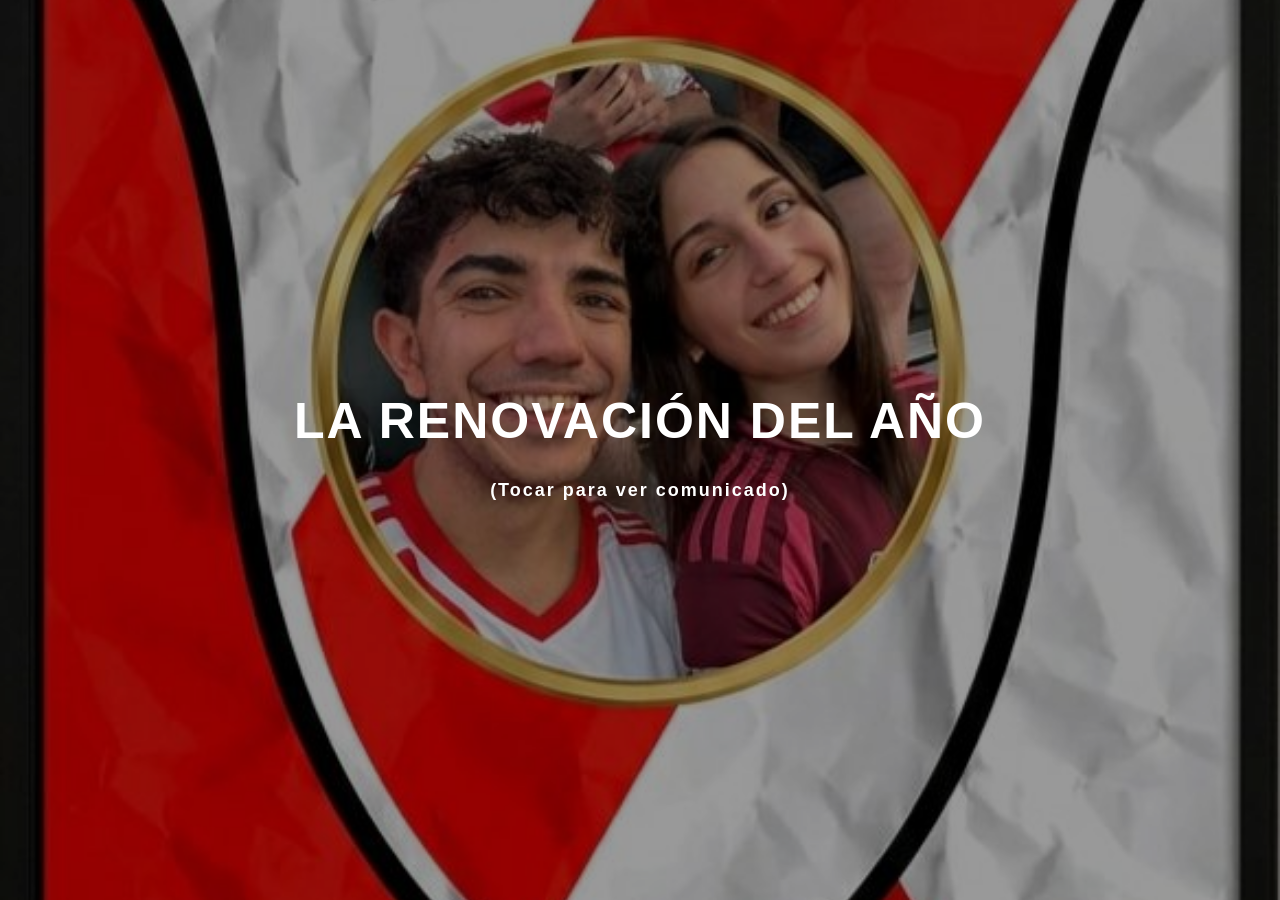
<file: Mate/index.html>
<!DOCTYPE html>
<html lang="es">
<head>
<meta charset="UTF-8">
<meta name="viewport" content="width=device-width, initial-scale=1.0">
<title>La Renovación del Año</title>

<style>
*{
    margin:0;
    padding:0;
    box-sizing:border-box;
    font-family: 'Segoe UI', sans-serif;
}

body{
    background:#000;
    overflow-x:hidden;
}

/* PORTADA */
.portada{
    position:relative;
    width:100%;
    height:100vh;
    background:url("./portada.jpeg") center/cover no-repeat;
    display:flex;
    justify-content:center;
    align-items:center;
    cursor:pointer;
    transition:transform 0.6s ease;
}

.portada::after{
    content:"";
    position:absolute;
    inset:0;
    background:rgba(0,0,0,0.4);
    transition:background 0.5s;
}

.portada:hover{
    transform:scale(1.02);
}

.titulo-overlay{
    position:relative;
    z-index:2;
    color:white;
    text-align:center;
    font-size:clamp(24px, 5vw, 50px);
    font-weight:600;
    letter-spacing:2px;
    animation:fadeIn 2s ease forwards;
}

/* MODAL */
.modal{
    position:fixed;
    inset:0;
    z-index: 3;
    background:rgba(0,0,0,0.85);
    display:flex;
    justify-content:center;
    align-items:center;
    padding:20px;
    opacity:0;
    visibility:hidden;
    transition:opacity 0.5s ease;
}

.modal.active{
    opacity:1;
    visibility:visible;
}

.contenido{
    background:white;
    max-width:800px;
    width:100%;
    padding:40px 30px;
    border-radius:20px;
    text-align:center;
    animation:slideUp 0.8s ease;
}

.contenido h1{
    font-size:clamp(24px, 4vw, 38px);
    margin-bottom:20px;
}

.contenido p{
    font-size:clamp(16px, 2.5vw, 20px);
    line-height:1.6;
    margin-bottom:20px;
}

.cerrar{
    margin-top:10px;
    background:#c40000;
    color:white;
    border:none;
    padding:10px 20px;
    border-radius:50px;
    cursor:pointer;
    transition:background 0.3s;
}

.cerrar:hover{
    background:#900000;
}

/* ANIMACIONES */
@keyframes fadeIn{
    from{opacity:0; transform:translateY(20px);}
    to{opacity:1; transform:translateY(0);}
}

@keyframes slideUp{
    from{transform:translateY(50px); opacity:0;}
    to{transform:translateY(0); opacity:1;}
}

/* RESPONSIVE EXTRA */
@media(max-width:600px){
    .contenido{
        padding:25px 20px;
    }
}

</style>
</head>
<body>

<div class="portada" onclick="abrirModal()">
    <div class="titulo-overlay">
        LA RENOVACIÓN DEL AÑO
        <br><small style="font-size:18px;">(Tocar para ver comunicado)</small>
    </div>
</div>

<div class="modal" id="modal">
    <div class="contenido">
        <h1>LA RENOVACIÓN DEL AÑO</h1>
        <p>
        Se informa a toda la comunidad que el jugador estrella, <strong>Mateo Salinas</strong>, 
        ha decidido renovar su contrato con el equipo <strong>Mi Monumental Corazón</strong> 
        por una temporada más.
        </p>

        <p>
        Tras alcanzar los 24 años en un estado físico e intelectual impecable 
        (confirmado por sus proyecciones de Actuario y el control de calidad de Renault), 
        el club ha decidido continuar con su jugador estrella.
        </p>

        <p>
        Como prima por fichaje, se ha programado un almuerzo de gala para celebrar este acuerdo histórico.
        </p>

        <p>
        <strong>Sede:</strong> Cuenta Ganado, Parque Leloir.
        </p>

        <p>
        Confirmar asistencia con un beso.
        </p>

        <button class="cerrar" onclick="cerrarModal()">Cerrar</button>
    </div>
</div>

<script>
function abrirModal(){
    document.getElementById("modal").classList.add("active");
}

function cerrarModal(){
    document.getElementById("modal").classList.remove("active");
}
</script>

</body>
</html>
</file>
